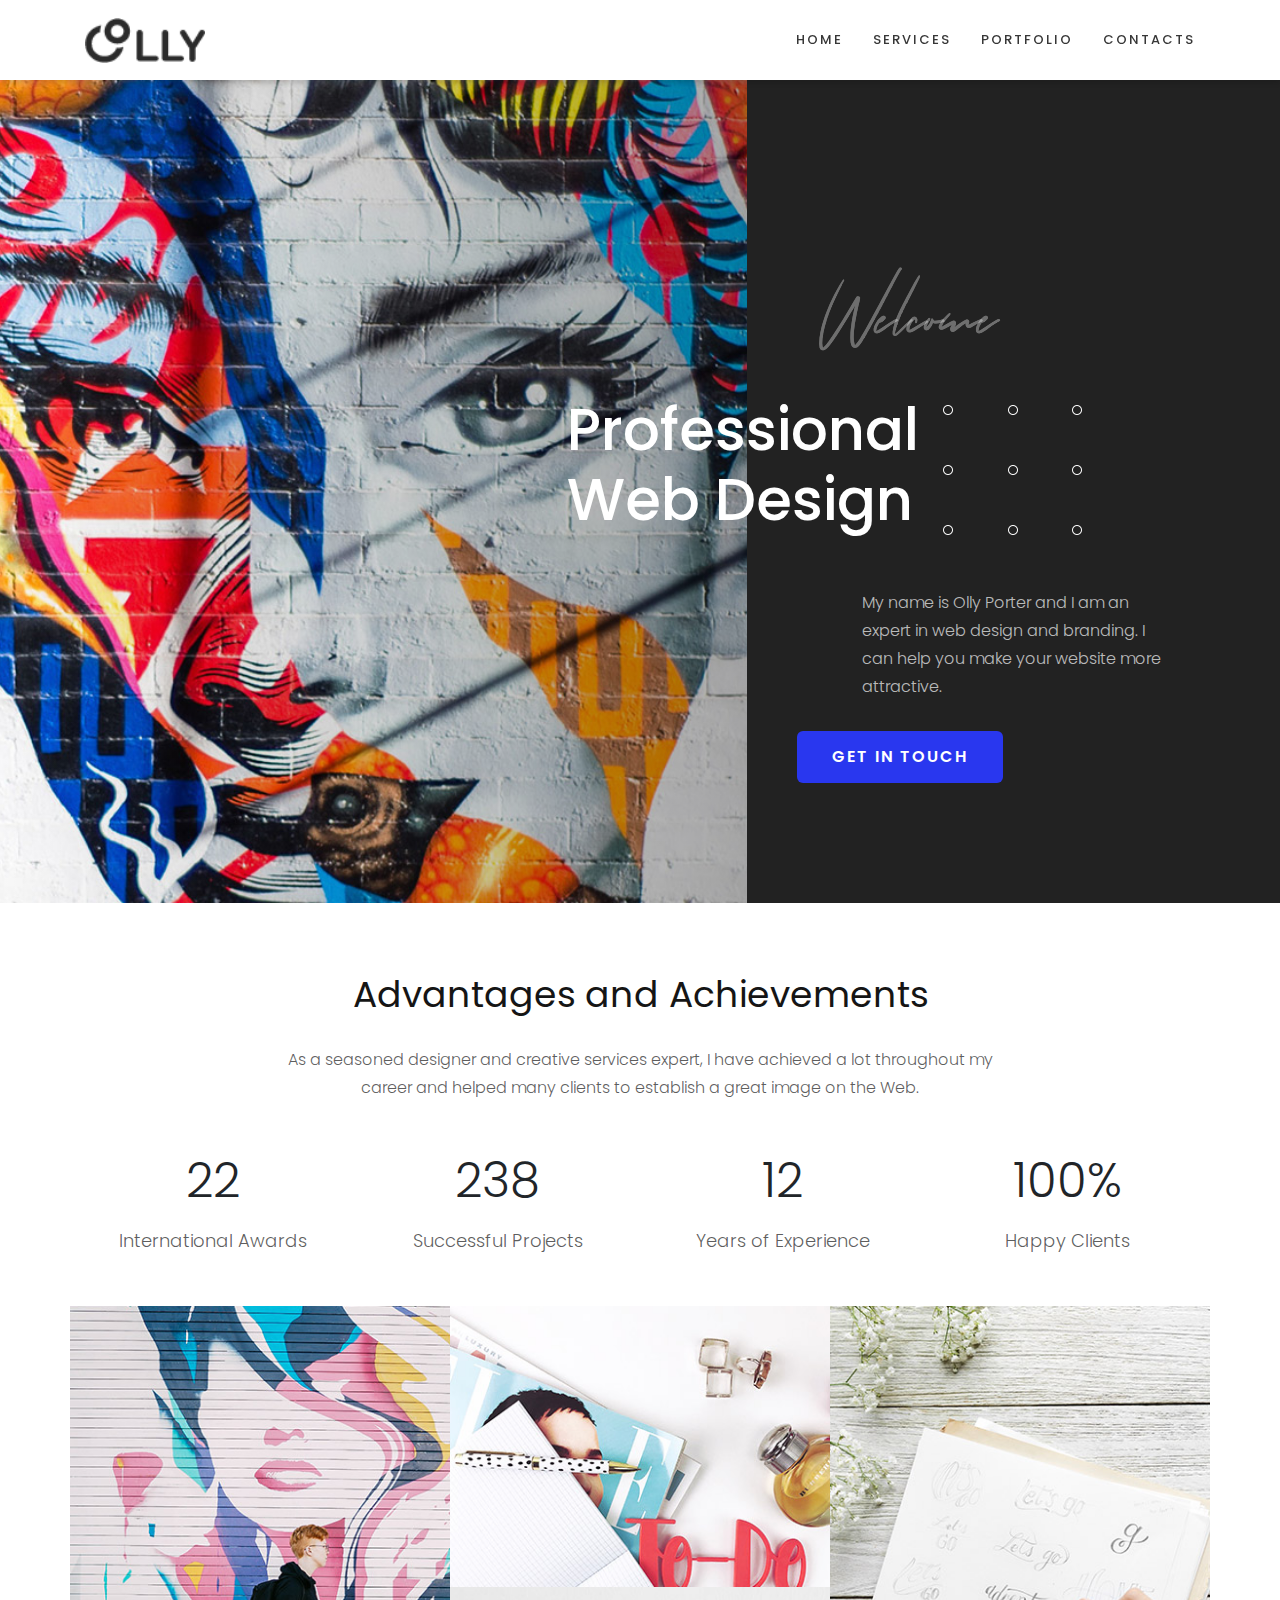
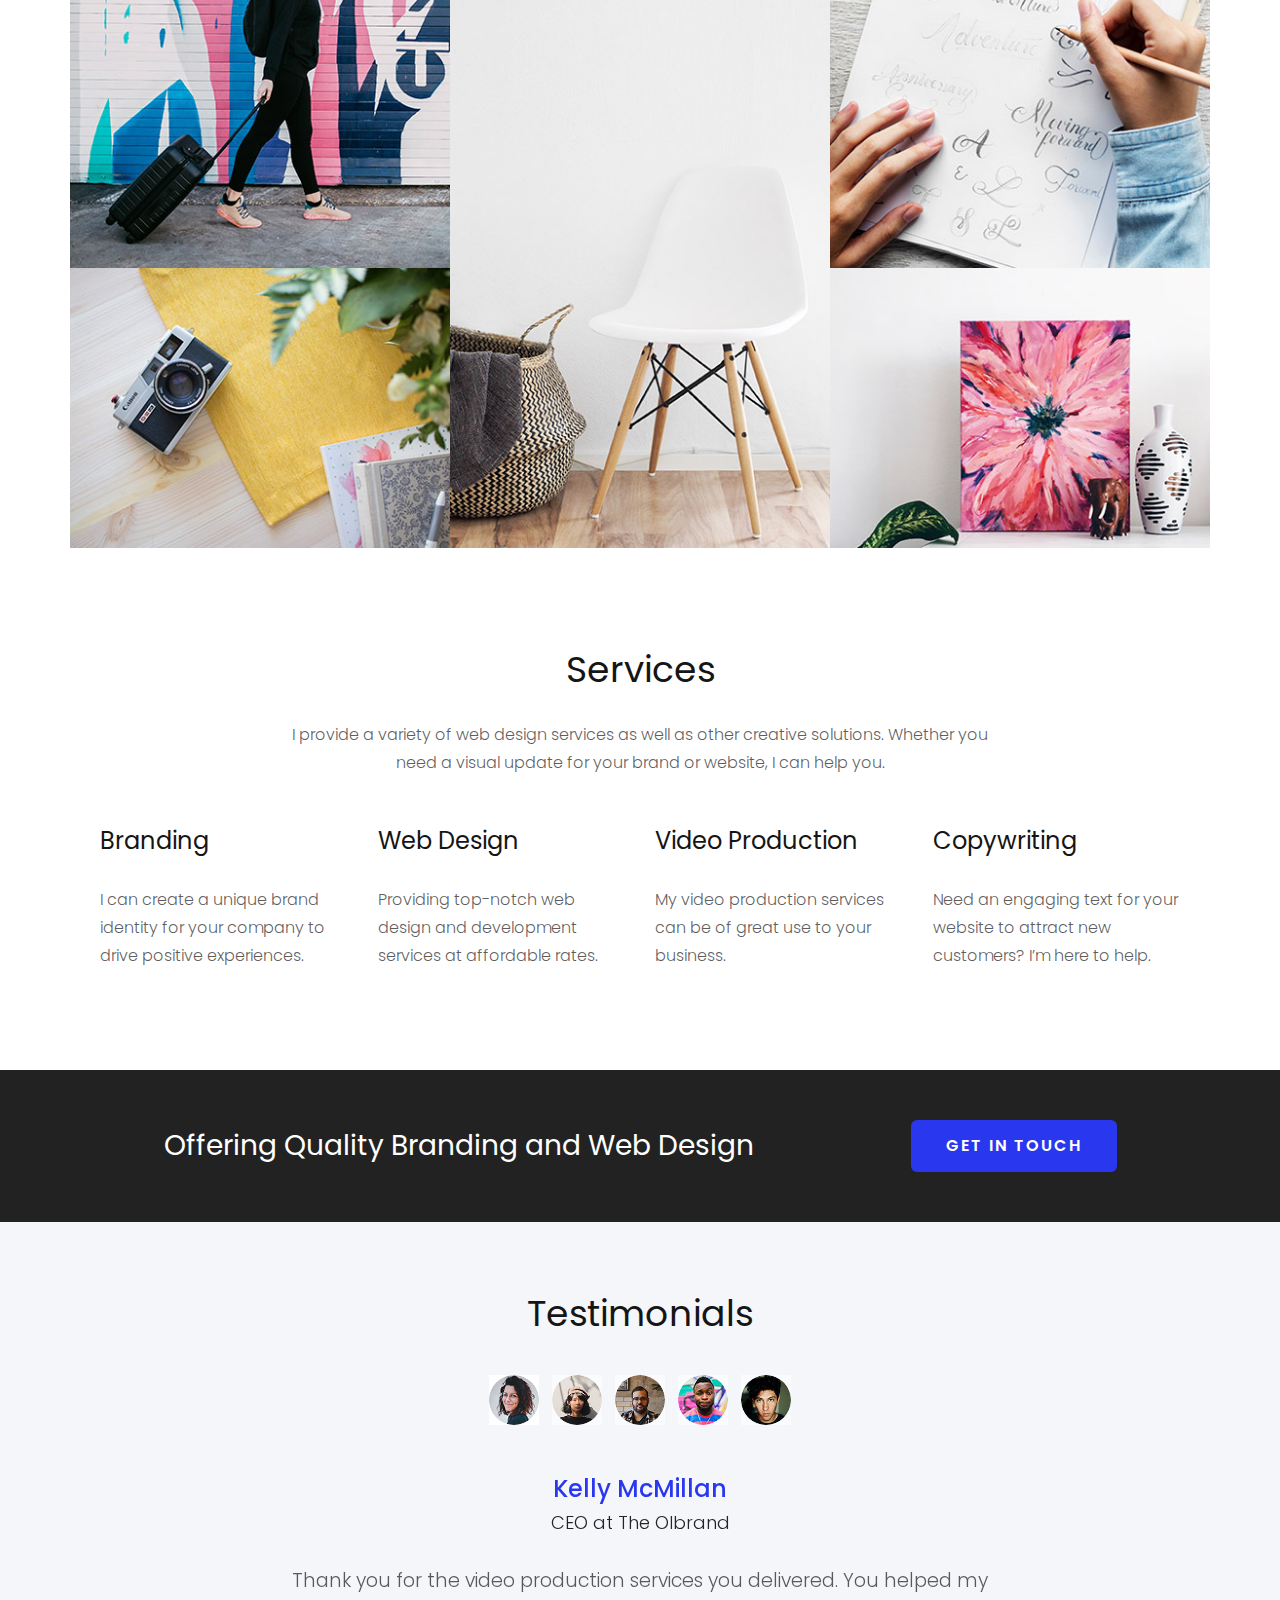
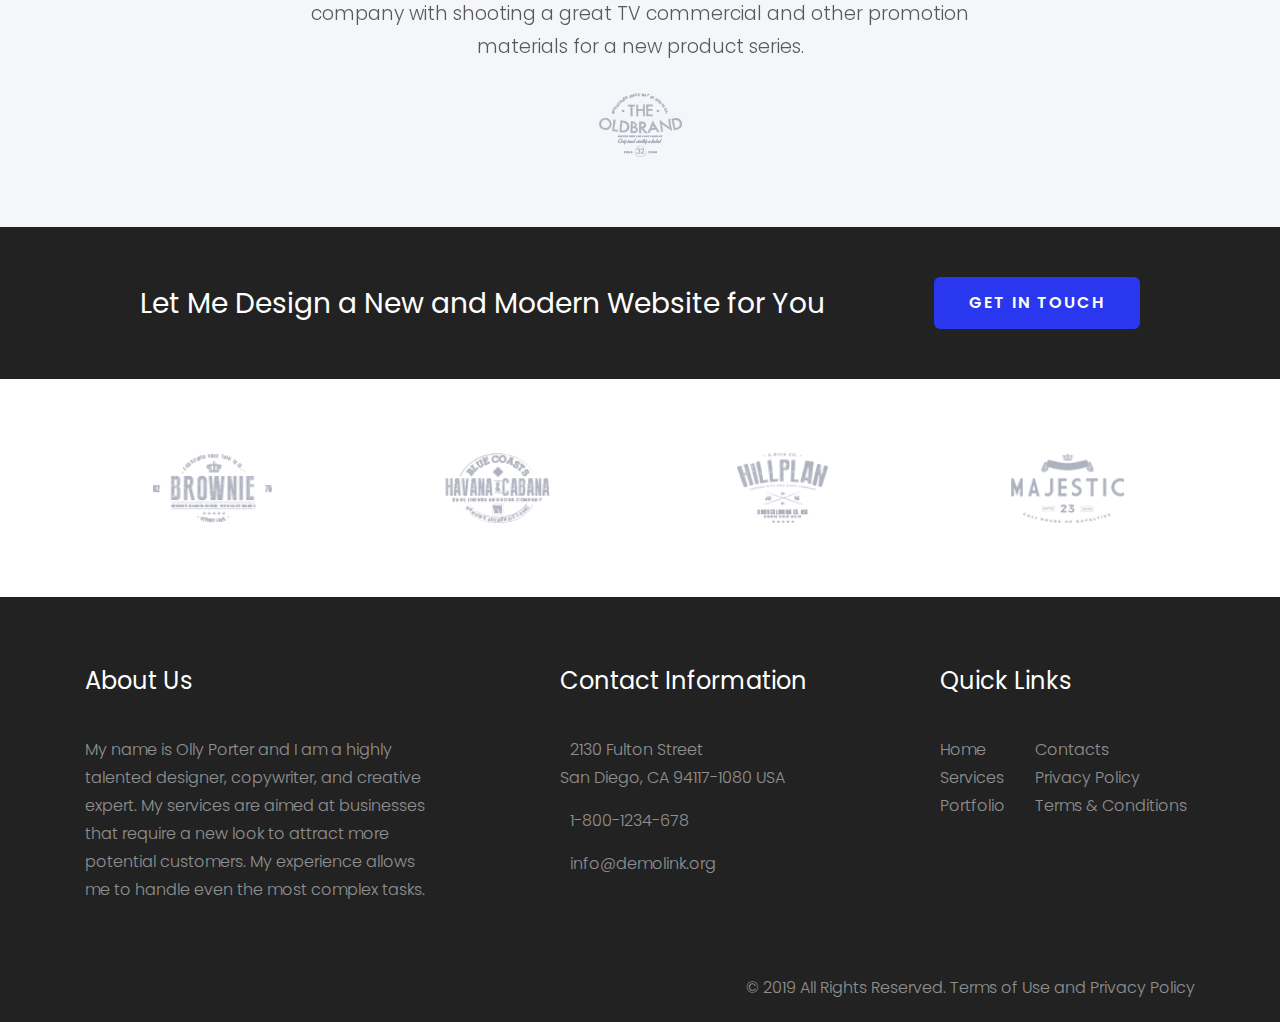
<file: index.html>
<!DOCTYPE html>
<html lang="en">

<head>
    <meta charset="UTF-8">
    <meta name="viewport"
          content="width=device-width, initial-scale=1.0, maximum-scale=1.0, minimum-scale=1.0, user-scalable=no">
    <meta property="og:title" content="Boilerplate">
    <meta property="og:image" content="http://intelui.com/img/intelui-og-cover.png">
    <meta property="og:image:secure_url" content="https://intelui.com/img/intelui-og-cover.png">
    <meta property="og:image:width" content="815">
    <meta property="og:image:height" content="351">
    <meta property="og:description" content="Web design and development boilerplate">
    <meta property="og:url" content="https://localhost">
    <meta property="article:publisher" content="https://www.facebook.com/intelui">
    <meta property="fb:profile_id" content="https://www.facebook.com/intelui">
    <meta name="keywords" content="front-end, development">
    <title>Olly</title>
    <script src="./js/vendor/jquery.min.js"></script>
    <script src="./js/vendor/bootstrap.min.js"></script>
    <script src="./js/vendor/owl.carousel.min.js"></script>
    <script src="./js/all.js"></script>
    <link rel="stylesheet" href="./css/vendor/bootstrap.min.css">
    <link rel="stylesheet" href="./css/vendor/owl.carousel.min.css">
    <link href="https://fonts.googleapis.com/css?family=Lato" rel="stylesheet">
    <link href="https://fonts.googleapis.com/css?family=Montserrat:300,400,500,700" rel="stylesheet">
    <link href="https://fonts.googleapis.com/css?family=Muli:200,300,400,600,700" rel="stylesheet">
    <link rel="stylesheet" href="https://use.fontawesome.com/releases/v5.8.1/css/all.css" integrity="sha384-50oBUHEmvpQ+1lW4y57PTFmhCaXp0ML5d60M1M7uH2+nqUivzIebhndOJK28anvf" crossorigin="anonymous">
    <link href="https://fonts.googleapis.com/css?family=Montserrat:100,200,300,400,500,600,700,800,900" rel="stylesheet">
    <link href="https://fonts.googleapis.com/css?family=Poppins:100,200,300,400,500,600,700,800" rel="stylesheet">
    <link href="https://fonts.googleapis.com/css?family=Open+Sans" rel="stylesheet">
    <link href="https://fonts.googleapis.com/icon?family=Material+Icons"
          rel="stylesheet">
    <link rel="stylesheet" href="./css/main.css">

</head>
<body>
<nav class="navbar navbar-expand-lg" id="siteNav">
    <div class="container">
        <a href="https://arman-aleksanyan.github.io/olly/" class="navbar-brand"><img src="./img/brand-logo.png"></a>
        <div class="navbar-toggler" data-toggle="collapse" data-target="#navbarNav"
             aria-controls="navbarNav"
             aria-expanded="false"
             aria-label="Toggle navigation">
            <div class="toggle">
                <div class="bar"></div>
            </div>
        </div>
        <div class="collapse navbar-collapse" id="navbarNav">
            <ul class="navbar-nav">
                <li class="nav-item"><a class="nav-link" href="https://arman-aleksanyan.github.io/olly/">home</a></li>
                <li class="nav-item"><a class="nav-link" href="https://arman-aleksanyan.github.io/olly/services">services</a></li>
                <li class="nav-item"><a class="nav-link" href="https://arman-aleksanyan.github.io/olly/portfolio">portfolio</a></li>
                <li class="nav-item"><a class="nav-link" href="https://arman-aleksanyan.github.io/olly/contacts">contacts</a></li>
            </ul>
        </div>
    </div>
</nav>

<section class="hero">
    <div class="container-fluid">
        <div class="row">
            <div class="col-12 col-sm-7 p-0">
                <div class="hero-left"></div>
                <div class="hero-left-overlay"></div>
            </div>
            <div class="col-12 col-sm-5 p-0">
                <div class="hero-right">
                    <img src="./img/welcome-text.png" alt="welcome">
                    <div class="hero-right-wrap">
                        <h1>Professional <br>
                            Web Design
                        </h1>
                        <span>
                            <img src="./img/hero-dot.png" alt="dot">
                            <img src="./img/hero-dot.png" alt="dot">
                            <img src="./img/hero-dot.png" alt="dot">
                            <img src="./img/hero-dot.png" alt="dot">
                            <img src="./img/hero-dot.png" alt="dot">
                            <img src="./img/hero-dot.png" alt="dot">
                            <img src="./img/hero-dot.png" alt="dot">
                            <img src="./img/hero-dot.png" alt="dot">
                            <img src="./img/hero-dot.png" alt="dot">
                        </span>
                    </div>
                    <p class="section-main-info">
                        My name is Olly Porter and I am an expert in web design and branding. I can help you make your
                        website more attractive.
                    </p>
                    <button class="blue-button">get in touch</button>
                </div>
            </div>
        </div>
    </div>
</section>
<section class="advantages-achievements">
    <div class="container">
        <h3 class="section-title">
            Advantages and Achievements
        </h3>
        <p class="section-main-info">
            As a seasoned designer and creative services expert, I have achieved a lot throughout my career and helped
            many
            clients to establish a great image on the Web.
        </p>
        <div class="row">
            <div class="col-6 col-sm-3">
                <div class="achievement">
                    <i class="fas fa-award"></i>
                    <h2 class="achievment-counter">
                        22
                    </h2>
                    <p class="section-main-info">
                        International Awards
                    </p>
                </div>
            </div>
            <div class="col-6 col-sm-3">
                <div class="achievement">
                    <i class="far fa-gem"></i>
                    <h2 class="achievment-counter">
                        238
                    </h2>
                    <p class="section-main-info">
                        Successful Projects
                    </p>
                </div>
            </div>
            <div class="col-6 col-sm-3">
                <div class="achievement">
                    <i class="fas fa-paint-brush"></i>
                    <h2 class="achievment-counter">
                        12
                    </h2>
                    <p class="section-main-info">
                        Years of Experience
                    </p>
                </div>
            </div>
            <div class="col-6 col-sm-3">
                <div class="achievement">
                    <i class="far fa-heart"></i>
                    <h2 class="achievment-counter">
                        100%
                    </h2>
                    <p class="section-main-info">
                        Happy Clients
                    </p>
                </div>
            </div>
        </div>
        <div class="row">
            <div class="col-4 p-0">
                <img class="w-100" src="./img/first-line-first.jpg" alt="man with luggage">
                <img class="w-100" src="./img/first-line-second.jpg" alt="photo">
            </div>
            <div class="col-4 p-0">
                <img class="w-100" src="./img/second-line-first.jpg" alt="newspaper">
                <img class="w-100" src="./img/second-line-second.jpg" alt="chair">
            </div>
            <div class="col-4 p-0">
                <img class="w-100" src="./img/third-line-first.jpg" alt="paint">
                <img class="w-100" src="./img/third-line-second.jpg" alt="picture">
            </div>
        </div>
    </div>
</section>
<section class="services">
    <div class="container">
        <h3 class="section-title">
            Services
        </h3>
        <p class="section-main-info">
            I provide a variety of web design services as well as other creative solutions. Whether you need a visual
            update for your brand or website, I can help you.
        </p>
        <section class="services-line">
    <div class="container">
        <div class="row">
            <div class="col-12 col-sm-3">
                <div class="service-wrap">
                    <i class="fas fa-paint-brush"></i>
                    <h5 class="section-title-secondary">
                        Branding
                    </h5>
                    <p class="section-main-info">
                        I can create a unique brand identity for your company to drive positive experiences.
                    </p>
                </div>
            </div>
            <div class="col-12 col-sm-3">
                <div class="service-wrap">
                    <i class="fas fa-palette"></i>
                    <h5 class="section-title-secondary">
                        Web Design
                    </h5>
                    <p class="section-main-info">
                        Providing top-notch web design and development services at affordable rates.
                    </p>
                </div>
            </div>
            <div class="col-12 col-sm-3">
                <div class="service-wrap">
                    <i class="fas fa-video"></i>
                    <h5 class="section-title-secondary">
                        Video Production
                    </h5>
                    <p class="section-main-info">
                        My video production services can be of great use to your business.
                    </p>
                </div>
            </div>
            <div class="col-12 col-sm-3">
                <div class="service-wrap">
                    <i class="fas fa-feather"></i>
                    <h5 class="section-title-secondary">
                        Copywriting
                    </h5>
                    <p class="section-main-info">
                        Need an engaging text for your website to attract new customers? I’m here to help.
                    </p>
                </div>
            </div>
        </div>
    </div>
</section>
    </div>
</section>
<section class="get-in-touch">
    <div class="container d-flex flex-column flex-sm-row justify-content-around align-items-center">
        <h3 class="section-title m-0">
            Offering Quality Branding and Web Design
        </h3>
        <button class="blue-button">get in touch</button>
    </div>
</section>
<section class="testimonials">
    <div class="container">
        <h3 class="section-title">
            Testimonials
        </h3>
        <div class="testimonials-carousel">
            <div id="carouselExampleIndicators" class="carousel slide" data-ride="carousel">
                <ol class="carousel-indicators">
                    <li data-target="#carouselExampleIndicators" data-slide-to="0" class="active">
                        <img src="./img/testimonials-person-1.jpg" alt="">
                    </li>
                    <li data-target="#carouselExampleIndicators" data-slide-to="1">
                        <img src="./img/testimonials-person-2.jpg" alt="">
                    </li>
                    <li data-target="#carouselExampleIndicators" data-slide-to="2">
                        <img src="./img/testimonials-person-3.jpg" alt="">
                    </li>
                    <li data-target="#carouselExampleIndicators" data-slide-to="3">
                        <img src="./img/testimonials-person-4.jpg" alt="">
                    </li>
                    <li data-target="#carouselExampleIndicators" data-slide-to="4">
                        <img src="./img/testimonials-person-5.jpg" alt="">
                    </li>
                </ol>
                <div class="carousel-inner">
                    <div class="carousel-item active">
                        <h4>Kelly McMillan</h4>
                        <h5>CEO at The Olbrand</h5>
                        <i class="fas fa-quote-left"></i>
                        <p class="section-main-info">
                            Thank you for the video production services you delivered. You helped my company with
                            shooting a great TV commercial and other promotion materials for a new product series.
                        </p>
                        <img src="./img/logo-the-oldbrand.png" alt="old brand">
                    </div>
                    <div class="carousel-item">
                        <h4>Kate Barnett</h4>
                        <h5>CFO at Havana Cabana</h5>
                        <i class="fas fa-quote-left"></i>
                        <p class="section-main-info">
                            Olly took a very challenging task with a ton of specifications and pulled it all together
                            very effectively into a clean and elegant design. She did a great job, which I highly
                            appreciate.
                        </p>
                        <img src="./img/logo-havana-kabana.png" alt="havana kabana">
                    </div>
                    <div class="carousel-item">
                        <h4>Albert Webb</h4>
                        <h5>Manager at Majestic</h5>
                        <i class="fas fa-quote-left"></i>
                        <p class="section-main-info">
                            I would just like to say “thank you” for your effective web design and copywriting services,
                            for your friendly and professional support and answers to my questions connected with your
                            solutions!
                        </p>
                        <img src="./img/logo-majestic.png" alt="majestic">
                    </div>
                    <div class="carousel-item">
                        <h4>Sam Lee</h4>
                        <h5>Sales Manager at Hillplan</h5>
                        <i class="fas fa-quote-left"></i>
                        <p class="section-main-info">
                            If you want branding services that are done right and a truly dedicated professional to work
                            with, Olly Porter is a perfect choice. She has the proper experience and cares about her
                            clients.
                        </p>
                        <img src="./img/logo-hillplan.png" alt="hillplan">
                    </div>
                    <div class="carousel-item">
                        <h4>Bill Warner</h4>
                        <h5>Sr. Manager at Brownie</h5>
                        <i class="fas fa-quote-left"></i>
                        <p class="section-main-info">
                            It took me a while to find someone who could accomplish what I needed for my website. I have
                            to say it was well worth the wait. Olly Porter was a total and utter pleasure to work with.
                        </p>
                        <img src="./img/logo-brownie.png" alt="brownie">
                    </div>
                </div>
                <a class="carousel-control-prev" href="#carouselExampleIndicators" role="button" data-slide="prev">
                    <i class="fas fa-chevron-left"></i>
                    <span class="sr-only">Previous</span>
                </a>
                <a class="carousel-control-next" href="#carouselExampleIndicators" role="button" data-slide="next">
                    <i class="fas fa-chevron-right"></i>
                    <span class="sr-only">Next</span>
                </a>
            </div>
        </div>
    </div>
</section>
<section class="get-in-touch">
    <div class="container d-flex flex-column flex-sm-row justify-content-around align-items-center">
        <h3 class="section-title m-0">
            Let Me Design a New and Modern Website for You
        </h3>
        <button class="blue-button">get in touch</button>
    </div>
</section>
<section class="company-partners">
    <div class="container">
        <div class="row">
            <div class="col-6 p-4 col-sm-3">
                <img src="./img/logo-brownie.png" alt="brownie">
            </div>
            <div class="col-6 p-4 col-sm-3">
                <img src="./img/logo-havana-kabana.png" alt="havana-kabana">
            </div>
            <div class="col-6 p-4 col-sm-3">
                <img src="./img/logo-hillplan.png" alt="hillplan">
            </div>
            <div class="col-6 p-4 col-sm-3">
                <img src="./img/logo-majestic.png" alt="majestic">
            </div>
        </div>
    </div>
</section>
<footer class="contacts">
    <div class="container">
        <div class="row">
            <div class="col-12 col-sm-4">
                <h5 class="section-title-secondary">
                    About Us
                </h5>
                <p class="section-main-info">
                    My name is Olly Porter and I am a highly talented designer, copywriter, and creative expert. My
                    services
                    are aimed at businesses that require a new look to attract more potential customers. My experience
                    allows me to handle even the most complex tasks.
                </p>
            </div>
            <div class="col-12 col-sm-3 offset-sm-1">
                <h5 class="section-title-secondary">
                    Contact Information
                </h5>
                <address>
                    <ul class="list-unstyled">
                        <li><a href="">
                                <i class="fas fa-map-marker-alt"></i>
                                2130 Fulton Street <br>
                                San Diego, CA 94117-1080 USA
                            </a></li>
                        <li><a href="tel:18001234678">
                                <i class="fas fa-phone"></i>
                                1-800-1234-678
                            </a></li>
                        <li><a href="mailto:info@demolink.org">
                                <i class="fas fa-envelope"></i>
                                info@demolink.org
                            </a></li>
                    </ul>
                </address>
            </div>
            <div class="col-12 col-sm-3 offset-sm-1">
                <h5 class="section-title-secondary">
                    Quick Links
                </h5>
                <div class="row">
                    <div class="col-5 col-sm-4">
                        <ul class="list-unstyled">
                            <li><a href="https://arman-aleksanyan.github.io/olly/">Home</a></li>
                            <li><a href="https://arman-aleksanyan.github.io/olly/services">Services</a></li>
                            <li><a href="https://arman-aleksanyan.github.io/olly/portfolio">Portfolio</a></li>

                        </ul>
                    </div>
                    <div class="col-7 col-sm-8">
                        <ul class="list-unstyled">
                            <li><a href="https://arman-aleksanyan.github.io/olly/contacts">Contacts</a></li>
                            <li><a href="https://arman-aleksanyan.github.io/olly/privacy-policy">Privacy Policy</a></li>
                            <li><a href="https://arman-aleksanyan.github.io/olly/terms-conditions">Terms & Conditions</a></li>
                        </ul>
                    </div>
                </div>
            </div>
            <div class="col-12">
                <div class="copyright">
                    <p class="section-main-info">
                        © 2019 All Rights Reserved. Terms of Use and Privacy Policy
                    </p>
                </div>
            </div>
        </div>
    </div>
</footer>

<script>
</script>
</body>
</html>
</file>
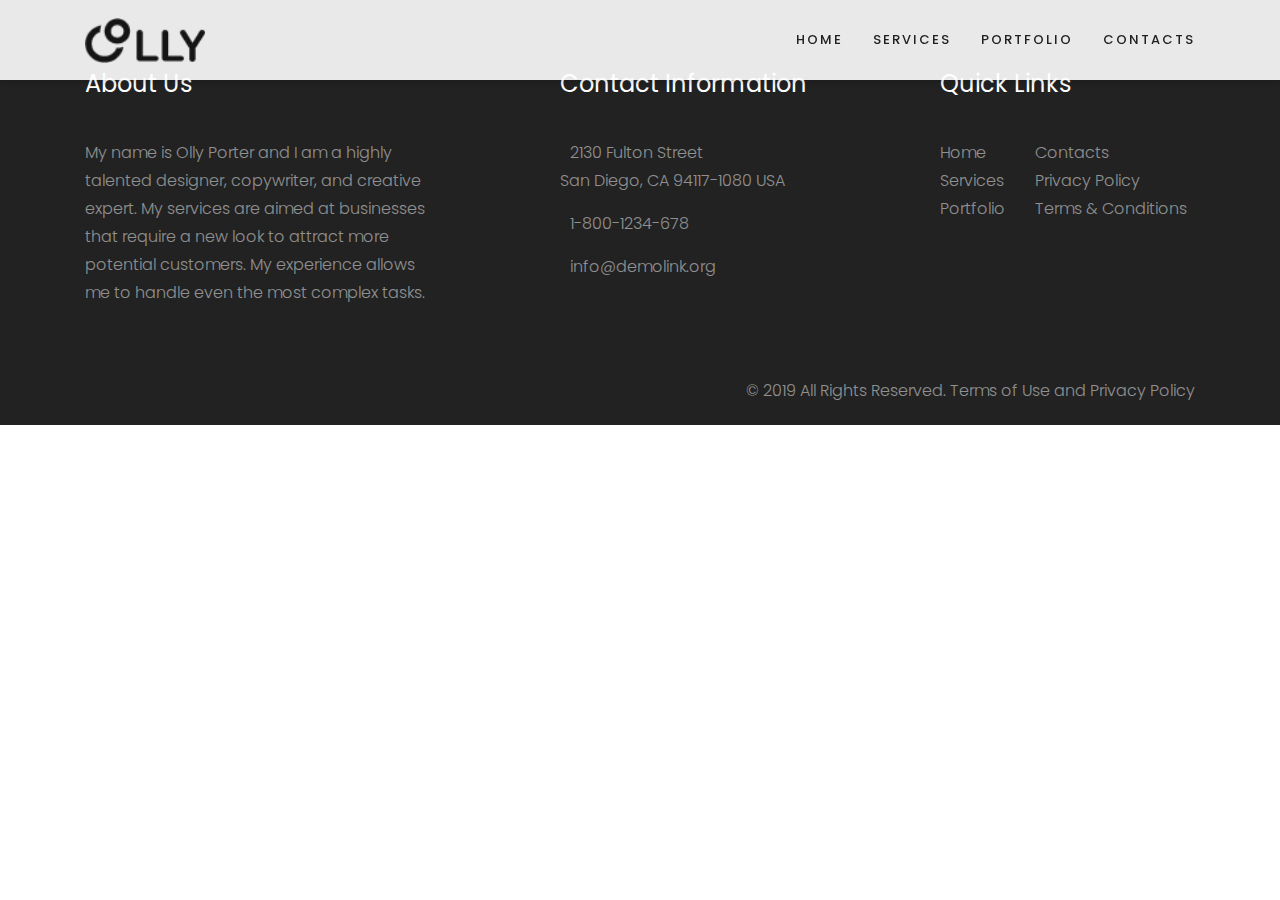
<file: about.html>
<!DOCTYPE html>
<html lang="en">

<head>
    <meta charset="UTF-8">
    <meta name="viewport"
          content="width=device-width, initial-scale=1.0, maximum-scale=1.0, minimum-scale=1.0, user-scalable=no">
    <meta property="og:title" content="Boilerplate">
    <meta property="og:image" content="http://intelui.com/img/intelui-og-cover.png">
    <meta property="og:image:secure_url" content="https://intelui.com/img/intelui-og-cover.png">
    <meta property="og:image:width" content="815">
    <meta property="og:image:height" content="351">
    <meta property="og:description" content="Web design and development boilerplate">
    <meta property="og:url" content="https://localhost">
    <meta property="article:publisher" content="https://www.facebook.com/intelui">
    <meta property="fb:profile_id" content="https://www.facebook.com/intelui">
    <meta name="keywords" content="front-end, development">
    <title>Olly</title>
    <script src="./js/vendor/jquery.min.js"></script>
    <script src="./js/vendor/bootstrap.min.js"></script>
    <script src="./js/vendor/owl.carousel.min.js"></script>
    <script src="./js/all.js"></script>
    <link rel="stylesheet" href="./css/vendor/bootstrap.min.css">
    <link rel="stylesheet" href="./css/vendor/owl.carousel.min.css">
    <link href="https://fonts.googleapis.com/css?family=Lato" rel="stylesheet">
    <link href="https://fonts.googleapis.com/css?family=Montserrat:300,400,500,700" rel="stylesheet">
    <link href="https://fonts.googleapis.com/css?family=Muli:200,300,400,600,700" rel="stylesheet">
    <link rel="stylesheet" href="https://use.fontawesome.com/releases/v5.8.1/css/all.css" integrity="sha384-50oBUHEmvpQ+1lW4y57PTFmhCaXp0ML5d60M1M7uH2+nqUivzIebhndOJK28anvf" crossorigin="anonymous">
    <link href="https://fonts.googleapis.com/css?family=Montserrat:100,200,300,400,500,600,700,800,900" rel="stylesheet">
    <link href="https://fonts.googleapis.com/css?family=Poppins:100,200,300,400,500,600,700,800" rel="stylesheet">
    <link href="https://fonts.googleapis.com/css?family=Open+Sans" rel="stylesheet">
    <link href="https://fonts.googleapis.com/icon?family=Material+Icons"
          rel="stylesheet">
    <link rel="stylesheet" href="./css/main.css">

</head>
<body>
<nav class="navbar navbar-expand-lg" id="siteNav">
    <div class="container">
        <a href="https://arman-aleksanyan.github.io/olly/" class="navbar-brand"><img src="./img/brand-logo.png"></a>
        <div class="navbar-toggler" data-toggle="collapse" data-target="#navbarNav"
             aria-controls="navbarNav"
             aria-expanded="false"
             aria-label="Toggle navigation">
            <div class="toggle">
                <div class="bar"></div>
            </div>
        </div>
        <div class="collapse navbar-collapse" id="navbarNav">
            <ul class="navbar-nav">
                <li class="nav-item"><a class="nav-link" href="https://arman-aleksanyan.github.io/olly/">home</a></li>
                <li class="nav-item"><a class="nav-link" href="https://arman-aleksanyan.github.io/olly/services">services</a></li>
                <li class="nav-item"><a class="nav-link" href="https://arman-aleksanyan.github.io/olly/portfolio">portfolio</a></li>
                <li class="nav-item"><a class="nav-link" href="https://arman-aleksanyan.github.io/olly/contacts">contacts</a></li>
            </ul>
        </div>
    </div>
</nav>


<!--<text></text>-->

<footer class="contacts">
    <div class="container">
        <div class="row">
            <div class="col-12 col-sm-4">
                <h5 class="section-title-secondary">
                    About Us
                </h5>
                <p class="section-main-info">
                    My name is Olly Porter and I am a highly talented designer, copywriter, and creative expert. My
                    services
                    are aimed at businesses that require a new look to attract more potential customers. My experience
                    allows me to handle even the most complex tasks.
                </p>
            </div>
            <div class="col-12 col-sm-3 offset-sm-1">
                <h5 class="section-title-secondary">
                    Contact Information
                </h5>
                <address>
                    <ul class="list-unstyled">
                        <li><a href="">
                                <i class="fas fa-map-marker-alt"></i>
                                2130 Fulton Street <br>
                                San Diego, CA 94117-1080 USA
                            </a></li>
                        <li><a href="tel:18001234678">
                                <i class="fas fa-phone"></i>
                                1-800-1234-678
                            </a></li>
                        <li><a href="mailto:info@demolink.org">
                                <i class="fas fa-envelope"></i>
                                info@demolink.org
                            </a></li>
                    </ul>
                </address>
            </div>
            <div class="col-12 col-sm-3 offset-sm-1">
                <h5 class="section-title-secondary">
                    Quick Links
                </h5>
                <div class="row">
                    <div class="col-5 col-sm-4">
                        <ul class="list-unstyled">
                            <li><a href="https://arman-aleksanyan.github.io/olly/">Home</a></li>
                            <li><a href="https://arman-aleksanyan.github.io/olly/services">Services</a></li>
                            <li><a href="https://arman-aleksanyan.github.io/olly/portfolio">Portfolio</a></li>

                        </ul>
                    </div>
                    <div class="col-7 col-sm-8">
                        <ul class="list-unstyled">
                            <li><a href="https://arman-aleksanyan.github.io/olly/contacts">Contacts</a></li>
                            <li><a href="https://arman-aleksanyan.github.io/olly/privacy-policy">Privacy Policy</a></li>
                            <li><a href="https://arman-aleksanyan.github.io/olly/terms-conditions">Terms & Conditions</a></li>
                        </ul>
                    </div>
                </div>
            </div>
            <div class="col-12">
                <div class="copyright">
                    <p class="section-main-info">
                        © 2019 All Rights Reserved. Terms of Use and Privacy Policy
                    </p>
                </div>
            </div>
        </div>
    </div>
</footer>
</file>
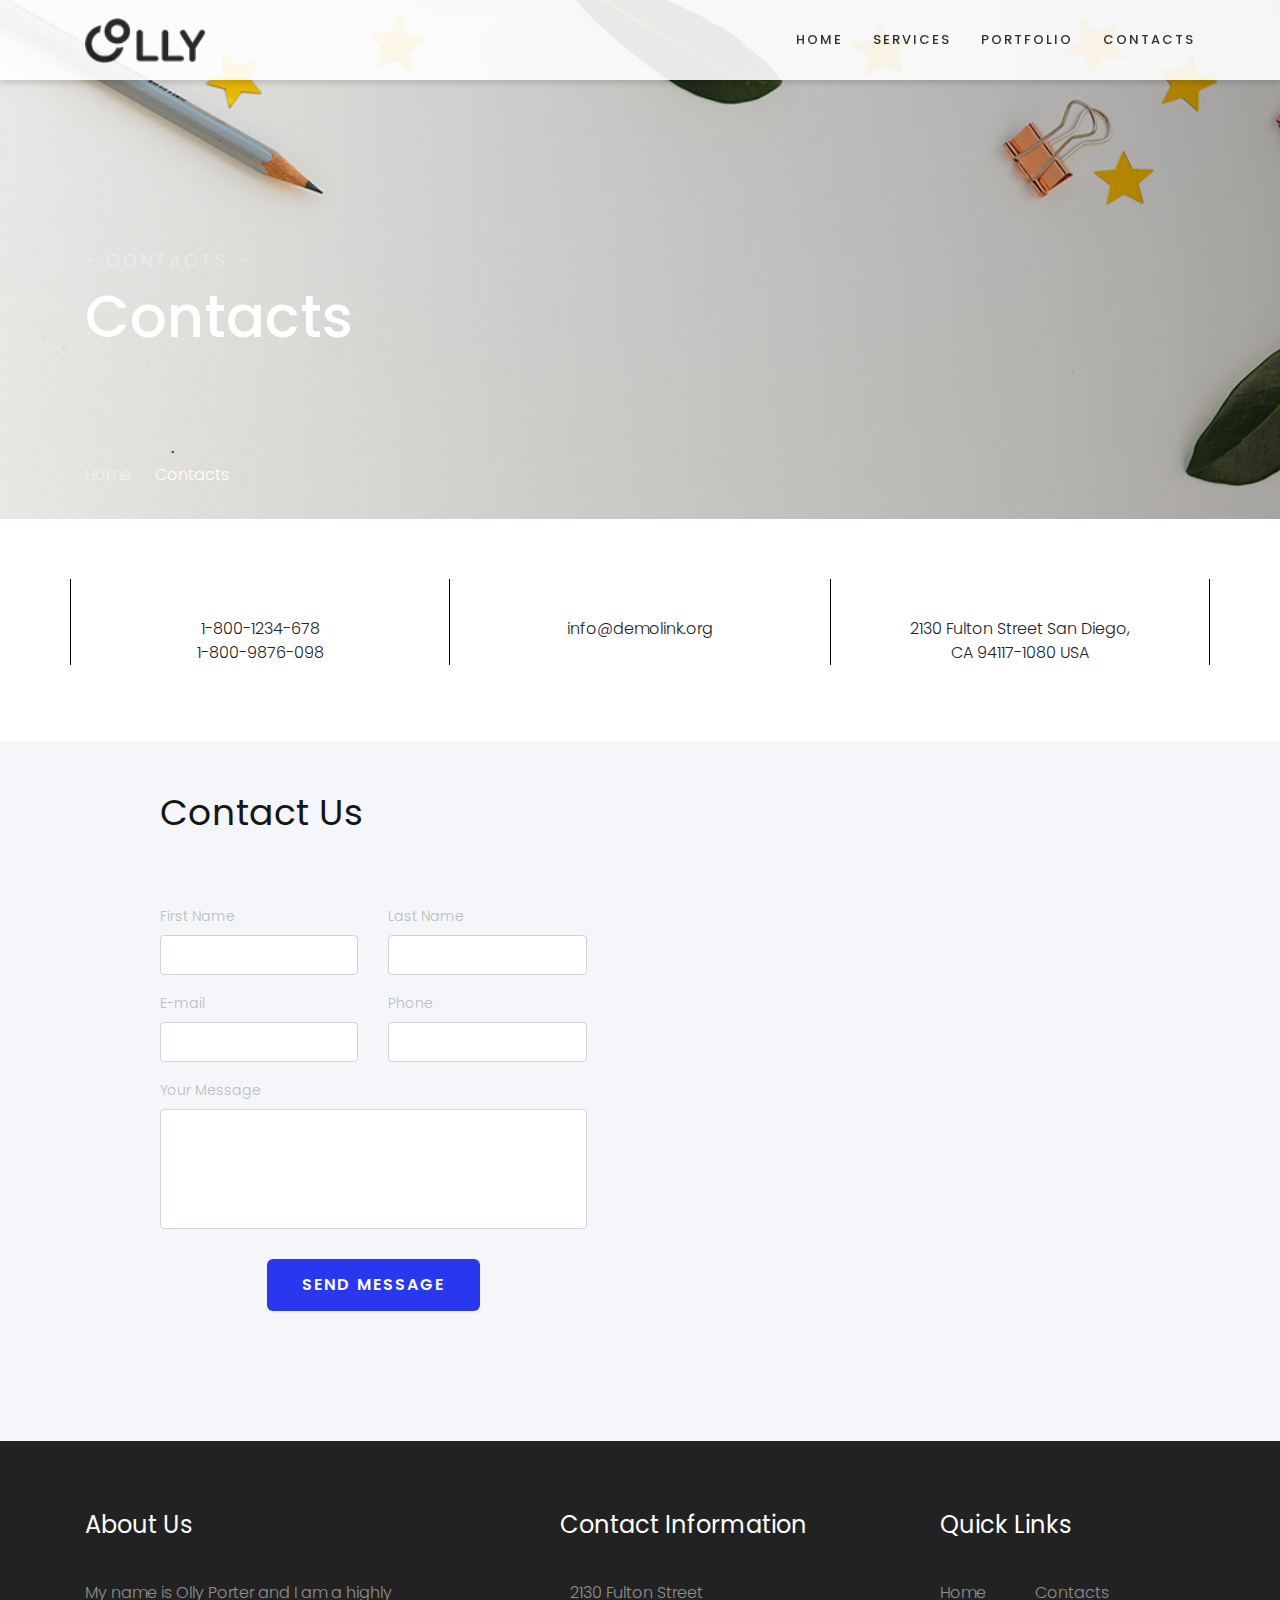
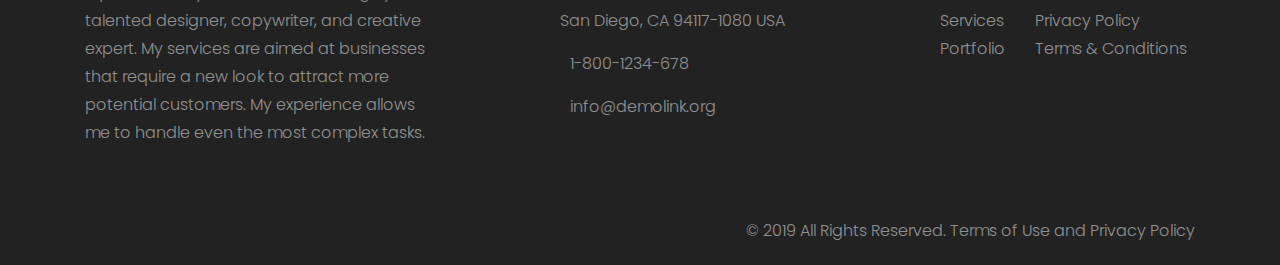
<file: contacts.html>
<!DOCTYPE html>
<html lang="en">

<head>
    <meta charset="UTF-8">
    <meta name="viewport"
          content="width=device-width, initial-scale=1.0, maximum-scale=1.0, minimum-scale=1.0, user-scalable=no">
    <meta property="og:title" content="Boilerplate">
    <meta property="og:image" content="http://intelui.com/img/intelui-og-cover.png">
    <meta property="og:image:secure_url" content="https://intelui.com/img/intelui-og-cover.png">
    <meta property="og:image:width" content="815">
    <meta property="og:image:height" content="351">
    <meta property="og:description" content="Web design and development boilerplate">
    <meta property="og:url" content="https://localhost">
    <meta property="article:publisher" content="https://www.facebook.com/intelui">
    <meta property="fb:profile_id" content="https://www.facebook.com/intelui">
    <meta name="keywords" content="front-end, development">
    <title>Olly</title>
    <script src="./js/vendor/jquery.min.js"></script>
    <script src="./js/vendor/bootstrap.min.js"></script>
    <script src="./js/vendor/owl.carousel.min.js"></script>
    <script src="./js/all.js"></script>
    <link rel="stylesheet" href="./css/vendor/bootstrap.min.css">
    <link rel="stylesheet" href="./css/vendor/owl.carousel.min.css">
    <link href="https://fonts.googleapis.com/css?family=Lato" rel="stylesheet">
    <link href="https://fonts.googleapis.com/css?family=Montserrat:300,400,500,700" rel="stylesheet">
    <link href="https://fonts.googleapis.com/css?family=Muli:200,300,400,600,700" rel="stylesheet">
    <link rel="stylesheet" href="https://use.fontawesome.com/releases/v5.8.1/css/all.css" integrity="sha384-50oBUHEmvpQ+1lW4y57PTFmhCaXp0ML5d60M1M7uH2+nqUivzIebhndOJK28anvf" crossorigin="anonymous">
    <link href="https://fonts.googleapis.com/css?family=Montserrat:100,200,300,400,500,600,700,800,900" rel="stylesheet">
    <link href="https://fonts.googleapis.com/css?family=Poppins:100,200,300,400,500,600,700,800" rel="stylesheet">
    <link href="https://fonts.googleapis.com/css?family=Open+Sans" rel="stylesheet">
    <link href="https://fonts.googleapis.com/icon?family=Material+Icons"
          rel="stylesheet">
    <link rel="stylesheet" href="./css/main.css">

</head>
<body>
<nav class="navbar navbar-expand-lg" id="siteNav">
    <div class="container">
        <a href="https://arman-aleksanyan.github.io/olly/" class="navbar-brand"><img src="./img/brand-logo.png"></a>
        <div class="navbar-toggler" data-toggle="collapse" data-target="#navbarNav"
             aria-controls="navbarNav"
             aria-expanded="false"
             aria-label="Toggle navigation">
            <div class="toggle">
                <div class="bar"></div>
            </div>
        </div>
        <div class="collapse navbar-collapse" id="navbarNav">
            <ul class="navbar-nav">
                <li class="nav-item"><a class="nav-link" href="https://arman-aleksanyan.github.io/olly/">home</a></li>
                <li class="nav-item"><a class="nav-link" href="https://arman-aleksanyan.github.io/olly/services">services</a></li>
                <li class="nav-item"><a class="nav-link" href="https://arman-aleksanyan.github.io/olly/portfolio">portfolio</a></li>
                <li class="nav-item"><a class="nav-link" href="https://arman-aleksanyan.github.io/olly/contacts">contacts</a></li>
            </ul>
        </div>
    </div>
</nav>
<section class="contacts-hero">
    <div class="service-hero-overlay"></div>
    <div class="container">
        <h5 class="section-title-secondary">
            - contacts -
        </h5>
        <h1>Contacts</h1>
        <p class="section-main-info">
            <a href="">Home</a>
            <i class="fas fa-chevron-right"></i>
            Contacts
        </p>
    </div>
</section>
<section class="contacts-line">
    <div class="container">
        <address>
            <div class="row">
                <div class="col-12 p-3 p-sm-0 col-sm-4 ">
                    <div class="phone">
                        <i class="fas fa-phone"></i> <br>
                        <a href="tel:18001234678">1-800-1234-678</a><br>
                        <a href="tel:18009876098">1-800-9876-098</a>
                    </div>
                </div>
                <div class="col-12 p-3 p-sm-0 col-sm-4 ">
                    <div class="mail">
                        <i class="fas fa-envelope"></i> <br>
                        <a href="mailto:info@demolink.org">
                            info@demolink.org
                        </a>
                    </div>
                </div>
                <div class="col-12 p-3 p-sm-0 col-sm-4 ">
                    <div class="address">
                        <i class="fas fa-map-marker-alt"></i> <br>
                        <a href="">
                            2130 Fulton Street San Diego, <br>
                            CA 94117-1080 USA
                        </a>
                    </div>
                </div>
            </div>
        </address>
    </div>
</section>
<section class="contact-us">
    <div class="container-fluid h-100">
        <div class="row h-100">
            <div class="col-12 col-sm-5 offset-sm-1 p-0">
                <div class="contact-us-left-side">
                    <h3 class="section-title">Contact Us</h3>
                    <form action="">
                        <div class="row">
                            <div class="col-12 col-sm-6">
                                <div class="form-group">
                                    <label for="firstName">First Name</label>
                                    <input class="form-control" type="text" name="fisrt name" id="firstName">
                                </div>
                            </div>
                            <div class="col-12 col-sm-6">
                                <div class="form-group">
                                    <label for="lastName">Last Name</label>
                                    <input class="form-control" type="text" name="last name" id="lastName">
                                </div>
                            </div>
                            <div class="col-12 col-sm-6">
                                <div class="form-group">
                                    <label for="email">E-mail</label>
                                    <input class="form-control" type="text" name="email" id="email">
                                </div>
                            </div>
                            <div class="col-12 col-sm-6">
                                <div class="form-group">
                                    <label for="phone">Phone</label>
                                    <input class="form-control" type="text" name="phone" id="phone">
                                </div>
                            </div>
                            <div class="col-12">
                                <label for="message">Your Message</label>
                                <textarea class="form-control" name="message" id="message"
                                          style="resize: none"></textarea>
                            </div>
                            <div class="col-12 text-center">
                                <button class="contact-us-button blue-button" type="submit">
                                    send message
                                </button>
                            </div>
                        </div>
                    </form>
                </div>
            </div>
            <div class="col-12 col-sm-5 offset-sm-1 p-0">
                <iframe src="https://www.google.com/maps/embed?pb=!1m16!1m12!1m3!1d201421.13083573588!2d-117.19218106195048!3d33.15820347490711!2m3!1f0!2f0!3f0!3m2!1i1024!2i768!4f13.1!2m1!1s2130+Fulton+Street+San+Diego%2C++CA+94117-1080+USA!5e0!3m2!1sru!2s!4v1556194832933!5m2!1sru!2s"
                        frameborder="0" style="border:0" allowfullscreen></iframe>
            </div>
        </div>
    </div>
</section>

<footer class="contacts">
    <div class="container">
        <div class="row">
            <div class="col-12 col-sm-4">
                <h5 class="section-title-secondary">
                    About Us
                </h5>
                <p class="section-main-info">
                    My name is Olly Porter and I am a highly talented designer, copywriter, and creative expert. My
                    services
                    are aimed at businesses that require a new look to attract more potential customers. My experience
                    allows me to handle even the most complex tasks.
                </p>
            </div>
            <div class="col-12 col-sm-3 offset-sm-1">
                <h5 class="section-title-secondary">
                    Contact Information
                </h5>
                <address>
                    <ul class="list-unstyled">
                        <li><a href="">
                                <i class="fas fa-map-marker-alt"></i>
                                2130 Fulton Street <br>
                                San Diego, CA 94117-1080 USA
                            </a></li>
                        <li><a href="tel:18001234678">
                                <i class="fas fa-phone"></i>
                                1-800-1234-678
                            </a></li>
                        <li><a href="mailto:info@demolink.org">
                                <i class="fas fa-envelope"></i>
                                info@demolink.org
                            </a></li>
                    </ul>
                </address>
            </div>
            <div class="col-12 col-sm-3 offset-sm-1">
                <h5 class="section-title-secondary">
                    Quick Links
                </h5>
                <div class="row">
                    <div class="col-5 col-sm-4">
                        <ul class="list-unstyled">
                            <li><a href="https://arman-aleksanyan.github.io/olly/">Home</a></li>
                            <li><a href="https://arman-aleksanyan.github.io/olly/services">Services</a></li>
                            <li><a href="https://arman-aleksanyan.github.io/olly/portfolio">Portfolio</a></li>

                        </ul>
                    </div>
                    <div class="col-7 col-sm-8">
                        <ul class="list-unstyled">
                            <li><a href="https://arman-aleksanyan.github.io/olly/contacts">Contacts</a></li>
                            <li><a href="https://arman-aleksanyan.github.io/olly/privacy-policy">Privacy Policy</a></li>
                            <li><a href="https://arman-aleksanyan.github.io/olly/terms-conditions">Terms & Conditions</a></li>
                        </ul>
                    </div>
                </div>
            </div>
            <div class="col-12">
                <div class="copyright">
                    <p class="section-main-info">
                        © 2019 All Rights Reserved. Terms of Use and Privacy Policy
                    </p>
                </div>
            </div>
        </div>
    </div>
</footer>
</file>
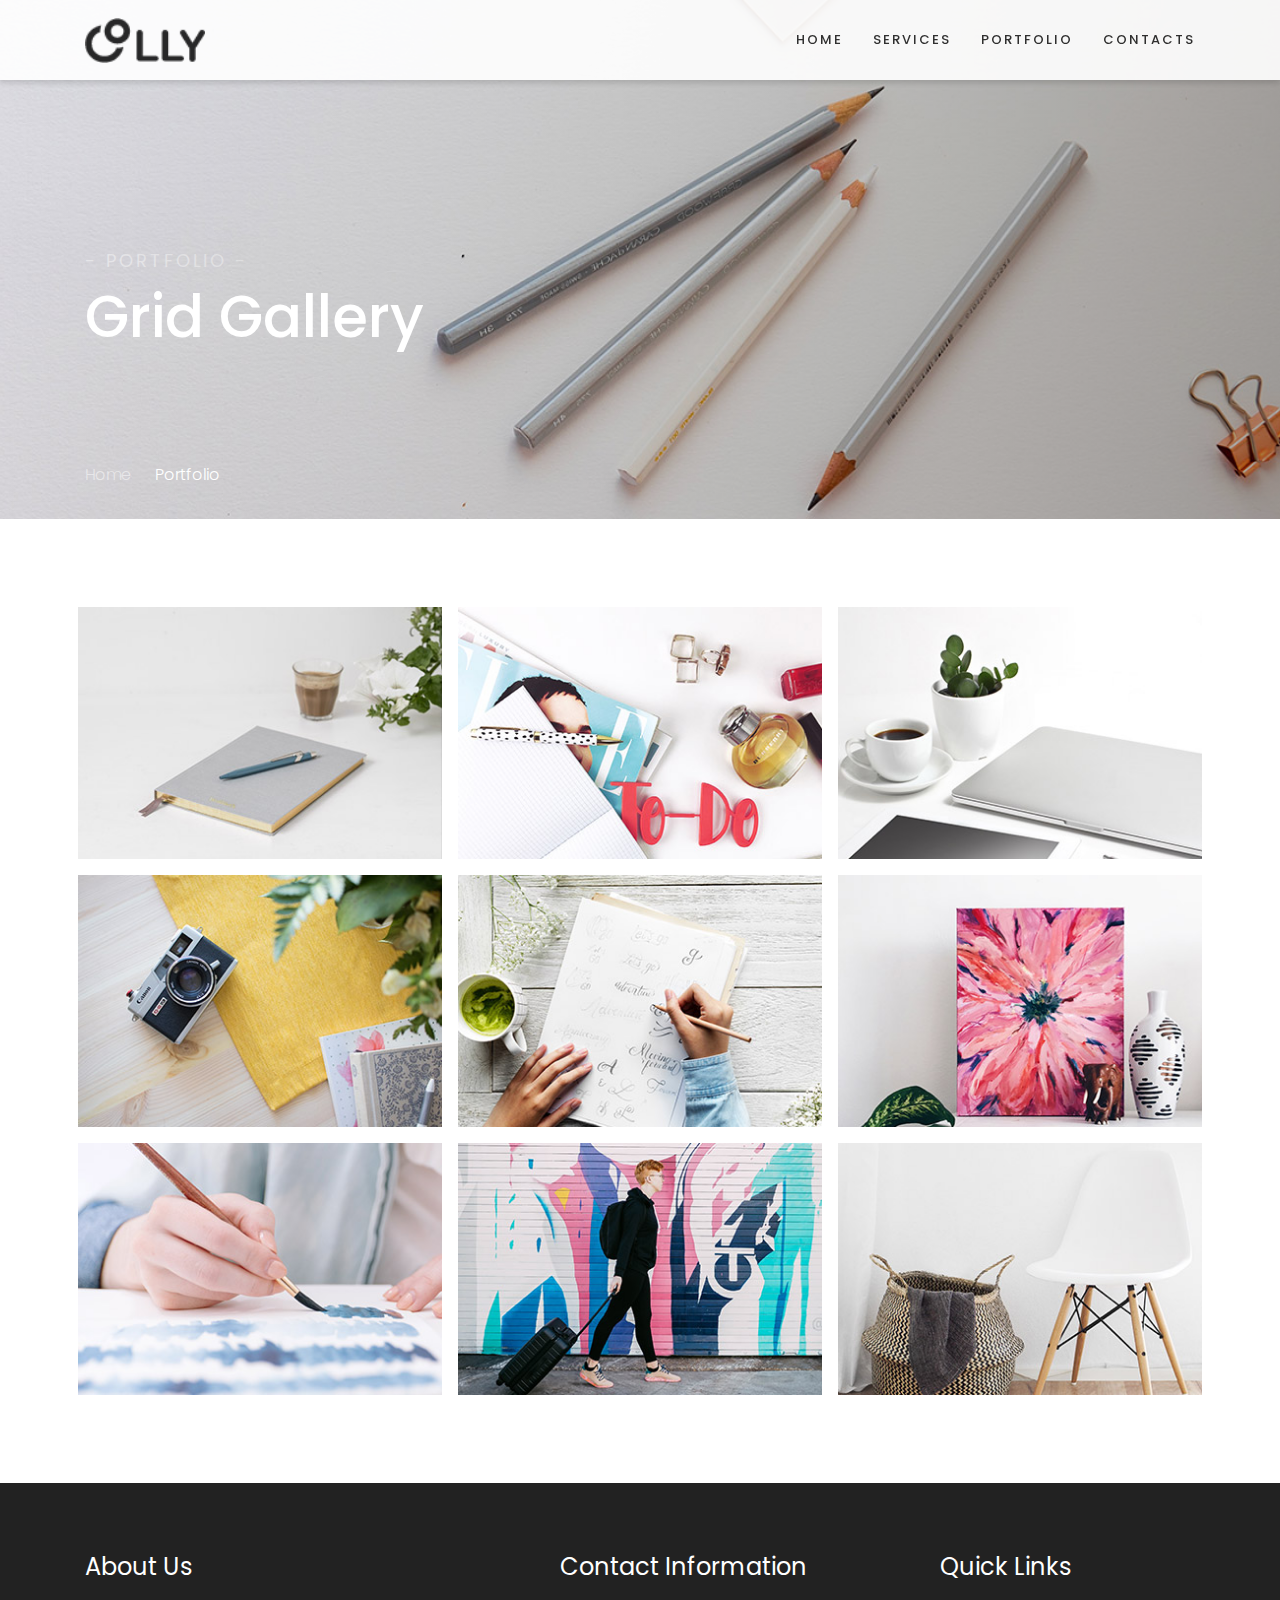
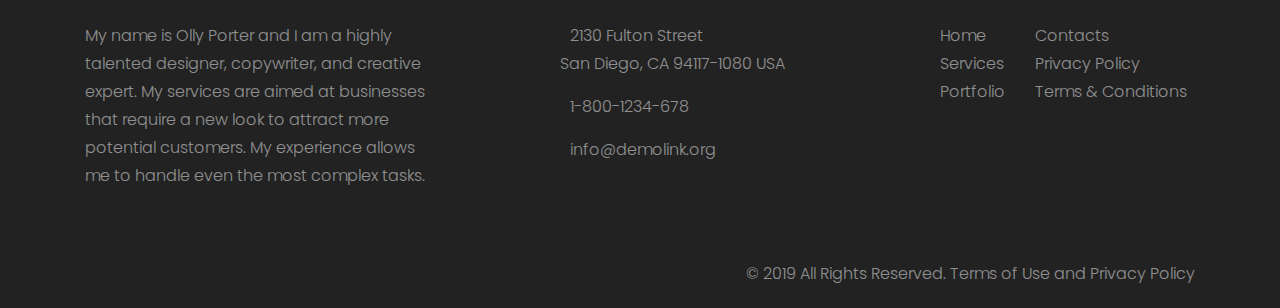
<file: portfolio.html>
<!DOCTYPE html>
<html lang="en">

<head>
    <meta charset="UTF-8">
    <meta name="viewport"
          content="width=device-width, initial-scale=1.0, maximum-scale=1.0, minimum-scale=1.0, user-scalable=no">
    <meta property="og:title" content="Boilerplate">
    <meta property="og:image" content="http://intelui.com/img/intelui-og-cover.png">
    <meta property="og:image:secure_url" content="https://intelui.com/img/intelui-og-cover.png">
    <meta property="og:image:width" content="815">
    <meta property="og:image:height" content="351">
    <meta property="og:description" content="Web design and development boilerplate">
    <meta property="og:url" content="https://localhost">
    <meta property="article:publisher" content="https://www.facebook.com/intelui">
    <meta property="fb:profile_id" content="https://www.facebook.com/intelui">
    <meta name="keywords" content="front-end, development">
    <title>Olly</title>
    <script src="./js/vendor/jquery.min.js"></script>
    <script src="./js/vendor/bootstrap.min.js"></script>
    <script src="./js/vendor/owl.carousel.min.js"></script>
    <script src="./js/all.js"></script>
    <link rel="stylesheet" href="./css/vendor/bootstrap.min.css">
    <link rel="stylesheet" href="./css/vendor/owl.carousel.min.css">
    <link href="https://fonts.googleapis.com/css?family=Lato" rel="stylesheet">
    <link href="https://fonts.googleapis.com/css?family=Montserrat:300,400,500,700" rel="stylesheet">
    <link href="https://fonts.googleapis.com/css?family=Muli:200,300,400,600,700" rel="stylesheet">
    <link rel="stylesheet" href="https://use.fontawesome.com/releases/v5.8.1/css/all.css" integrity="sha384-50oBUHEmvpQ+1lW4y57PTFmhCaXp0ML5d60M1M7uH2+nqUivzIebhndOJK28anvf" crossorigin="anonymous">
    <link href="https://fonts.googleapis.com/css?family=Montserrat:100,200,300,400,500,600,700,800,900" rel="stylesheet">
    <link href="https://fonts.googleapis.com/css?family=Poppins:100,200,300,400,500,600,700,800" rel="stylesheet">
    <link href="https://fonts.googleapis.com/css?family=Open+Sans" rel="stylesheet">
    <link href="https://fonts.googleapis.com/icon?family=Material+Icons"
          rel="stylesheet">
    <link rel="stylesheet" href="./css/main.css">

</head>
<body>
<nav class="navbar navbar-expand-lg" id="siteNav">
    <div class="container">
        <a href="https://arman-aleksanyan.github.io/olly/" class="navbar-brand"><img src="./img/brand-logo.png"></a>
        <div class="navbar-toggler" data-toggle="collapse" data-target="#navbarNav"
             aria-controls="navbarNav"
             aria-expanded="false"
             aria-label="Toggle navigation">
            <div class="toggle">
                <div class="bar"></div>
            </div>
        </div>
        <div class="collapse navbar-collapse" id="navbarNav">
            <ul class="navbar-nav">
                <li class="nav-item"><a class="nav-link" href="https://arman-aleksanyan.github.io/olly/">home</a></li>
                <li class="nav-item"><a class="nav-link" href="https://arman-aleksanyan.github.io/olly/services">services</a></li>
                <li class="nav-item"><a class="nav-link" href="https://arman-aleksanyan.github.io/olly/portfolio">portfolio</a></li>
                <li class="nav-item"><a class="nav-link" href="https://arman-aleksanyan.github.io/olly/contacts">contacts</a></li>
            </ul>
        </div>
    </div>
</nav>
<section class="portfolio-hero">
    <div class="service-hero-overlay"></div>
    <div class="container">
        <h5 class="section-title-secondary">
            - portfolio -
        </h5>
        <h1>Grid Gallery</h1>
        <p class="section-main-info">
            <a href="">Home</a>
            <i class="fas fa-chevron-right"></i>
            Portfolio
        </p>
    </div>
</section>
<section class="portfolio-hero-content">
    <div class="container">
        <div class="row">
            <div class="col-6 col-sm-4 p-1 p-sm-2">
                <img src="./img/portfolio-1.jpg" alt="portfolio">
            </div>
            <div class="col-6 col-sm-4 p-1 p-sm-2">
                <img src="./img/portfolio-2.jpg" alt="portfolio">
            </div>
            <div class="col-6 col-sm-4 p-1 p-sm-2">
                <img src="./img/portfolio-3.jpg" alt="portfolio">
            </div>
            <div class="col-6 col-sm-4 p-1 p-sm-2">
                <img src="./img/portfolio-4.jpg" alt="portfolio">
            </div>
            <div class="col-6 col-sm-4 p-1 p-sm-2">
                <img src="./img/portfolio-5.jpg" alt="portfolio">
            </div>
            <div class="col-6 col-sm-4 p-1 p-sm-2">
                <img src="./img/portfolio-6.jpg" alt="portfolio">
            </div>
            <div class="col-6 col-sm-4 p-1 p-sm-2">
                <img src="./img/portfolio-7.jpg" alt="portfolio">
            </div>
            <div class="col-6 col-sm-4 p-1 p-sm-2">
                <img src="./img/portfolio-8.jpg" alt="portfolio">
            </div>
            <div class="col-6 col-sm-4 p-1 p-sm-2">
                <img src="./img/portfolio-9.jpg" alt="portfolio">
            </div>
        </div>
    </div>
</section>
<footer class="contacts">
    <div class="container">
        <div class="row">
            <div class="col-12 col-sm-4">
                <h5 class="section-title-secondary">
                    About Us
                </h5>
                <p class="section-main-info">
                    My name is Olly Porter and I am a highly talented designer, copywriter, and creative expert. My
                    services
                    are aimed at businesses that require a new look to attract more potential customers. My experience
                    allows me to handle even the most complex tasks.
                </p>
            </div>
            <div class="col-12 col-sm-3 offset-sm-1">
                <h5 class="section-title-secondary">
                    Contact Information
                </h5>
                <address>
                    <ul class="list-unstyled">
                        <li><a href="">
                                <i class="fas fa-map-marker-alt"></i>
                                2130 Fulton Street <br>
                                San Diego, CA 94117-1080 USA
                            </a></li>
                        <li><a href="tel:18001234678">
                                <i class="fas fa-phone"></i>
                                1-800-1234-678
                            </a></li>
                        <li><a href="mailto:info@demolink.org">
                                <i class="fas fa-envelope"></i>
                                info@demolink.org
                            </a></li>
                    </ul>
                </address>
            </div>
            <div class="col-12 col-sm-3 offset-sm-1">
                <h5 class="section-title-secondary">
                    Quick Links
                </h5>
                <div class="row">
                    <div class="col-5 col-sm-4">
                        <ul class="list-unstyled">
                            <li><a href="https://arman-aleksanyan.github.io/olly/">Home</a></li>
                            <li><a href="https://arman-aleksanyan.github.io/olly/services">Services</a></li>
                            <li><a href="https://arman-aleksanyan.github.io/olly/portfolio">Portfolio</a></li>

                        </ul>
                    </div>
                    <div class="col-7 col-sm-8">
                        <ul class="list-unstyled">
                            <li><a href="https://arman-aleksanyan.github.io/olly/contacts">Contacts</a></li>
                            <li><a href="https://arman-aleksanyan.github.io/olly/privacy-policy">Privacy Policy</a></li>
                            <li><a href="https://arman-aleksanyan.github.io/olly/terms-conditions">Terms & Conditions</a></li>
                        </ul>
                    </div>
                </div>
            </div>
            <div class="col-12">
                <div class="copyright">
                    <p class="section-main-info">
                        © 2019 All Rights Reserved. Terms of Use and Privacy Policy
                    </p>
                </div>
            </div>
        </div>
    </div>
</footer>
</file>
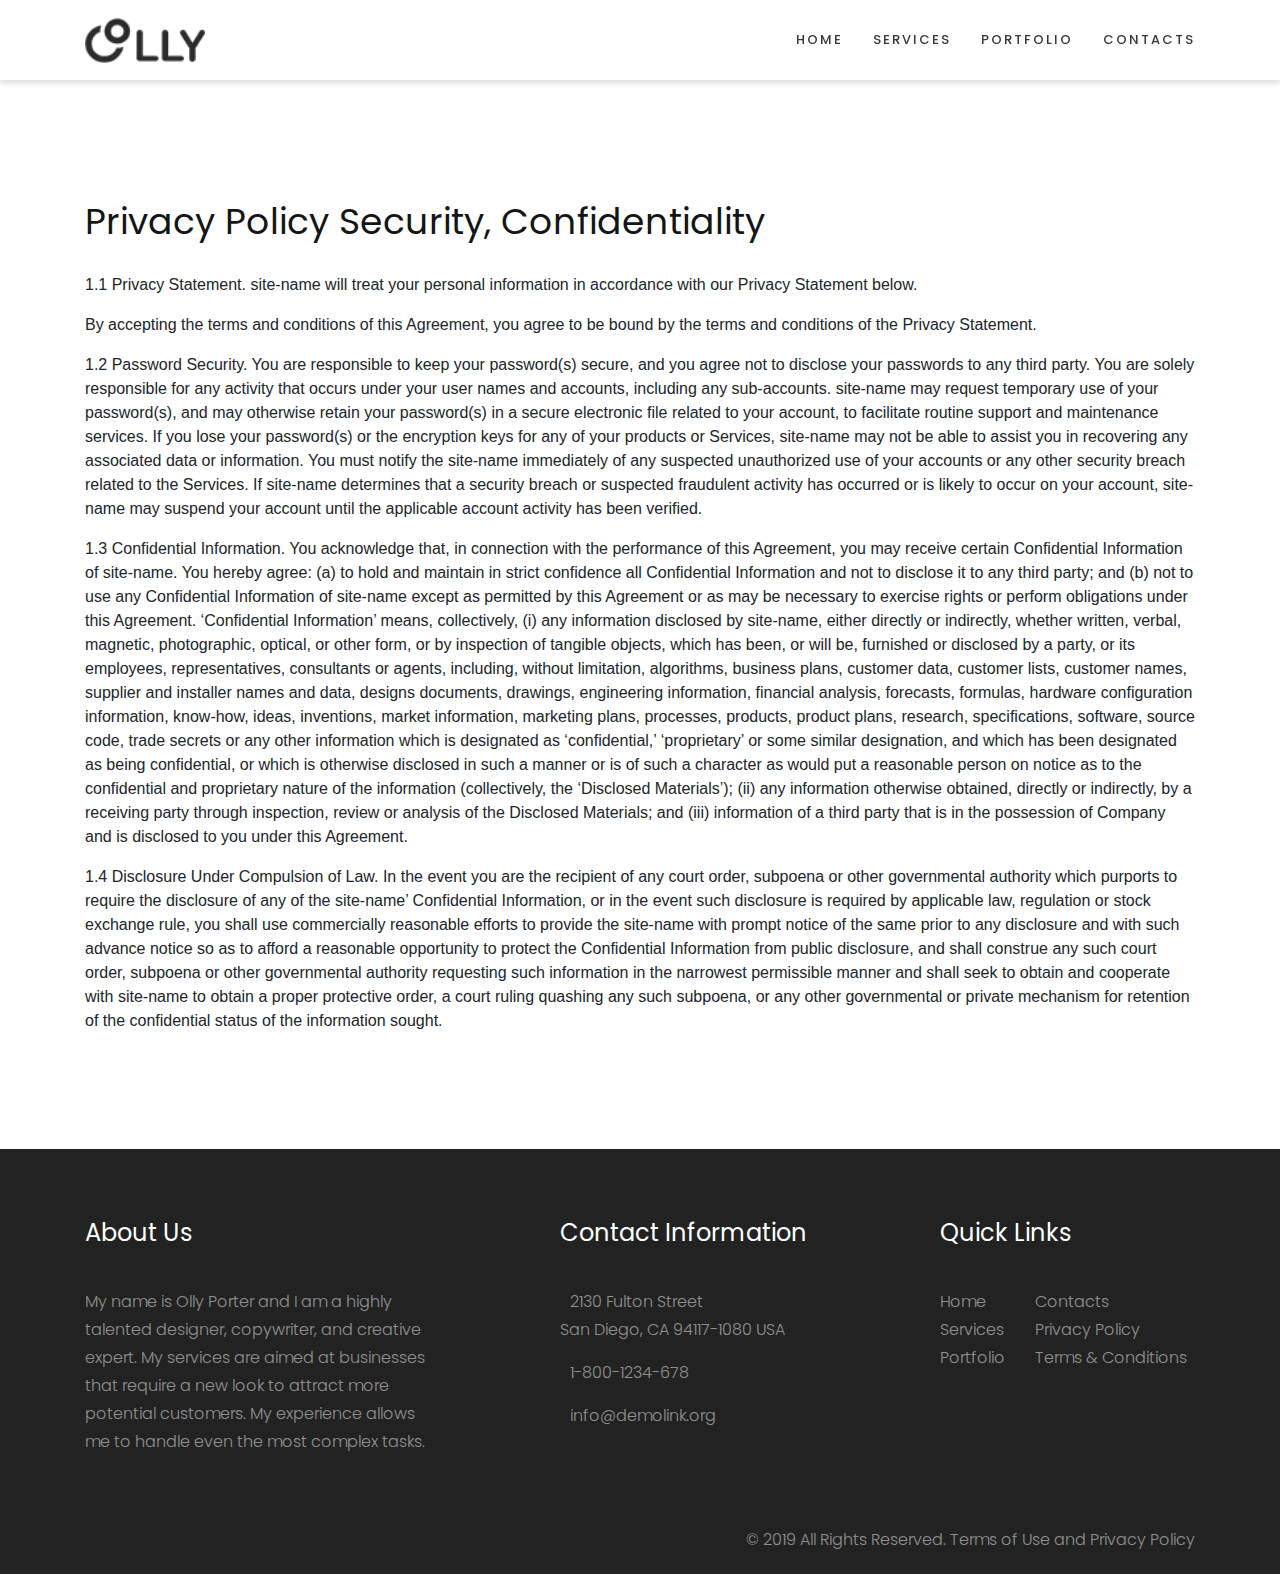
<file: privacy-policy.html>
<!DOCTYPE html>
<html lang="en">

<head>
    <meta charset="UTF-8">
    <meta name="viewport"
          content="width=device-width, initial-scale=1.0, maximum-scale=1.0, minimum-scale=1.0, user-scalable=no">
    <meta property="og:title" content="Boilerplate">
    <meta property="og:image" content="http://intelui.com/img/intelui-og-cover.png">
    <meta property="og:image:secure_url" content="https://intelui.com/img/intelui-og-cover.png">
    <meta property="og:image:width" content="815">
    <meta property="og:image:height" content="351">
    <meta property="og:description" content="Web design and development boilerplate">
    <meta property="og:url" content="https://localhost">
    <meta property="article:publisher" content="https://www.facebook.com/intelui">
    <meta property="fb:profile_id" content="https://www.facebook.com/intelui">
    <meta name="keywords" content="front-end, development">
    <title>Olly</title>
    <script src="./js/vendor/jquery.min.js"></script>
    <script src="./js/vendor/bootstrap.min.js"></script>
    <script src="./js/vendor/owl.carousel.min.js"></script>
    <script src="./js/all.js"></script>
    <link rel="stylesheet" href="./css/vendor/bootstrap.min.css">
    <link rel="stylesheet" href="./css/vendor/owl.carousel.min.css">
    <link href="https://fonts.googleapis.com/css?family=Lato" rel="stylesheet">
    <link href="https://fonts.googleapis.com/css?family=Montserrat:300,400,500,700" rel="stylesheet">
    <link href="https://fonts.googleapis.com/css?family=Muli:200,300,400,600,700" rel="stylesheet">
    <link rel="stylesheet" href="https://use.fontawesome.com/releases/v5.8.1/css/all.css" integrity="sha384-50oBUHEmvpQ+1lW4y57PTFmhCaXp0ML5d60M1M7uH2+nqUivzIebhndOJK28anvf" crossorigin="anonymous">
    <link href="https://fonts.googleapis.com/css?family=Montserrat:100,200,300,400,500,600,700,800,900" rel="stylesheet">
    <link href="https://fonts.googleapis.com/css?family=Poppins:100,200,300,400,500,600,700,800" rel="stylesheet">
    <link href="https://fonts.googleapis.com/css?family=Open+Sans" rel="stylesheet">
    <link href="https://fonts.googleapis.com/icon?family=Material+Icons"
          rel="stylesheet">
    <link rel="stylesheet" href="./css/main.css">

</head>
<body>
<nav class="navbar navbar-expand-lg" id="siteNav">
    <div class="container">
        <a href="https://arman-aleksanyan.github.io/olly/" class="navbar-brand"><img src="./img/brand-logo.png"></a>
        <div class="navbar-toggler" data-toggle="collapse" data-target="#navbarNav"
             aria-controls="navbarNav"
             aria-expanded="false"
             aria-label="Toggle navigation">
            <div class="toggle">
                <div class="bar"></div>
            </div>
        </div>
        <div class="collapse navbar-collapse" id="navbarNav">
            <ul class="navbar-nav">
                <li class="nav-item"><a class="nav-link" href="https://arman-aleksanyan.github.io/olly/">home</a></li>
                <li class="nav-item"><a class="nav-link" href="https://arman-aleksanyan.github.io/olly/services">services</a></li>
                <li class="nav-item"><a class="nav-link" href="https://arman-aleksanyan.github.io/olly/portfolio">portfolio</a></li>
                <li class="nav-item"><a class="nav-link" href="https://arman-aleksanyan.github.io/olly/contacts">contacts</a></li>
            </ul>
        </div>
    </div>
</nav>
<section class="main-terms">
    <section class="terms">
        <div class="container">
            <h3 class="section-title">Privacy Policy
                Security, Confidentiality</h3>

            <p>1.1 Privacy Statement. site-name will treat your personal information in accordance with our
                Privacy
                Statement below.</p>

            <p>By accepting the terms and conditions of this Agreement, you agree to be bound by the terms and
                conditions of
                the
                Privacy Statement.</p>

            <p>1.2 Password Security. You are responsible to keep your password(s) secure, and you agree not to disclose
                your
                passwords to any third party. You are solely responsible for any activity that occurs under your user
                names
                and
                accounts, including any sub-accounts. site-name may request temporary use of your password(s),
                and may
                otherwise retain your password(s) in a secure electronic file related to your account, to facilitate
                routine
                support
                and maintenance services. If you lose your password(s) or the encryption keys for any of your products
                or
                Services,
                site-name may not be able to assist you in recovering any associated data or information. You
                must
                notify the site-name immediately of any suspected unauthorized use of your accounts or any
                other
                security breach related to the Services. If site-name determines that a security breach or
                suspected
                fraudulent activity has occurred or is likely to occur on your account, site-name may suspend
                your
                account until the applicable account activity has been verified.</p>

            <p>1.3 Confidential Information. You acknowledge that, in connection with the performance of this Agreement,
                you
                may
                receive certain Confidential Information of site-name. You hereby agree: (a) to hold and
                maintain in
                strict confidence all Confidential Information and not to disclose it to any third party; and (b) not to
                use
                any
                Confidential Information of site-name except as permitted by this Agreement or as may be
                necessary to
                exercise rights or perform obligations under this Agreement. ‘Confidential Information’ means,
                collectively,
                (i) any
                information disclosed by site-name, either directly or indirectly, whether written, verbal,
                magnetic,
                photographic, optical, or other form, or by inspection of tangible objects, which has been, or will be,
                furnished or
                disclosed by a party, or its employees, representatives, consultants or agents, including, without
                limitation,
                algorithms, business plans, customer data, customer lists, customer names, supplier and installer names
                and
                data,
                designs documents, drawings, engineering information, financial analysis, forecasts, formulas, hardware
                configuration information, know-how, ideas, inventions, market information, marketing plans, processes,
                products,
                product plans, research, specifications, software, source code, trade secrets or any other information
                which
                is
                designated as ‘confidential,’ ‘proprietary’ or some similar designation, and which has been designated
                as
                being
                confidential, or which is otherwise disclosed in such a manner or is of such a character as would put a
                reasonable
                person on notice as to the confidential and proprietary nature of the information (collectively, the
                ‘Disclosed
                Materials’); (ii) any information otherwise obtained, directly or indirectly, by a receiving party
                through
                inspection, review or analysis of the Disclosed Materials; and (iii) information of a third party that
                is in
                the
                possession of Company and is disclosed to you under this Agreement.</p>

            <p>1.4 Disclosure Under Compulsion of Law. In the event you are the recipient of any court order, subpoena
                or
                other
                governmental authority which purports to require the disclosure of any of the site-name’
                Confidential
                Information, or in the event such disclosure is required by applicable law, regulation or stock exchange
                rule, you
                shall use commercially reasonable efforts to provide the site-name with prompt notice of the
                same prior
                to any disclosure and with such advance notice so as to afford a reasonable opportunity to protect the
                Confidential
                Information from public disclosure, and shall construe any such court order, subpoena or other
                governmental
                authority requesting such information in the narrowest permissible manner and shall seek to obtain and
                cooperate
                with site-name to obtain a proper protective order, a court ruling quashing any such subpoena,
                or any
                other governmental or private mechanism for retention of the confidential status of the information
                sought.</p>
        </div>
    </section>
</section>
<footer class="contacts">
    <div class="container">
        <div class="row">
            <div class="col-12 col-sm-4">
                <h5 class="section-title-secondary">
                    About Us
                </h5>
                <p class="section-main-info">
                    My name is Olly Porter and I am a highly talented designer, copywriter, and creative expert. My
                    services
                    are aimed at businesses that require a new look to attract more potential customers. My experience
                    allows me to handle even the most complex tasks.
                </p>
            </div>
            <div class="col-12 col-sm-3 offset-sm-1">
                <h5 class="section-title-secondary">
                    Contact Information
                </h5>
                <address>
                    <ul class="list-unstyled">
                        <li><a href="">
                                <i class="fas fa-map-marker-alt"></i>
                                2130 Fulton Street <br>
                                San Diego, CA 94117-1080 USA
                            </a></li>
                        <li><a href="tel:18001234678">
                                <i class="fas fa-phone"></i>
                                1-800-1234-678
                            </a></li>
                        <li><a href="mailto:info@demolink.org">
                                <i class="fas fa-envelope"></i>
                                info@demolink.org
                            </a></li>
                    </ul>
                </address>
            </div>
            <div class="col-12 col-sm-3 offset-sm-1">
                <h5 class="section-title-secondary">
                    Quick Links
                </h5>
                <div class="row">
                    <div class="col-5 col-sm-4">
                        <ul class="list-unstyled">
                            <li><a href="https://arman-aleksanyan.github.io/olly/">Home</a></li>
                            <li><a href="https://arman-aleksanyan.github.io/olly/services">Services</a></li>
                            <li><a href="https://arman-aleksanyan.github.io/olly/portfolio">Portfolio</a></li>

                        </ul>
                    </div>
                    <div class="col-7 col-sm-8">
                        <ul class="list-unstyled">
                            <li><a href="https://arman-aleksanyan.github.io/olly/contacts">Contacts</a></li>
                            <li><a href="https://arman-aleksanyan.github.io/olly/privacy-policy">Privacy Policy</a></li>
                            <li><a href="https://arman-aleksanyan.github.io/olly/terms-conditions">Terms & Conditions</a></li>
                        </ul>
                    </div>
                </div>
            </div>
            <div class="col-12">
                <div class="copyright">
                    <p class="section-main-info">
                        © 2019 All Rights Reserved. Terms of Use and Privacy Policy
                    </p>
                </div>
            </div>
        </div>
    </div>
</footer>
</body>
</html>
</file>
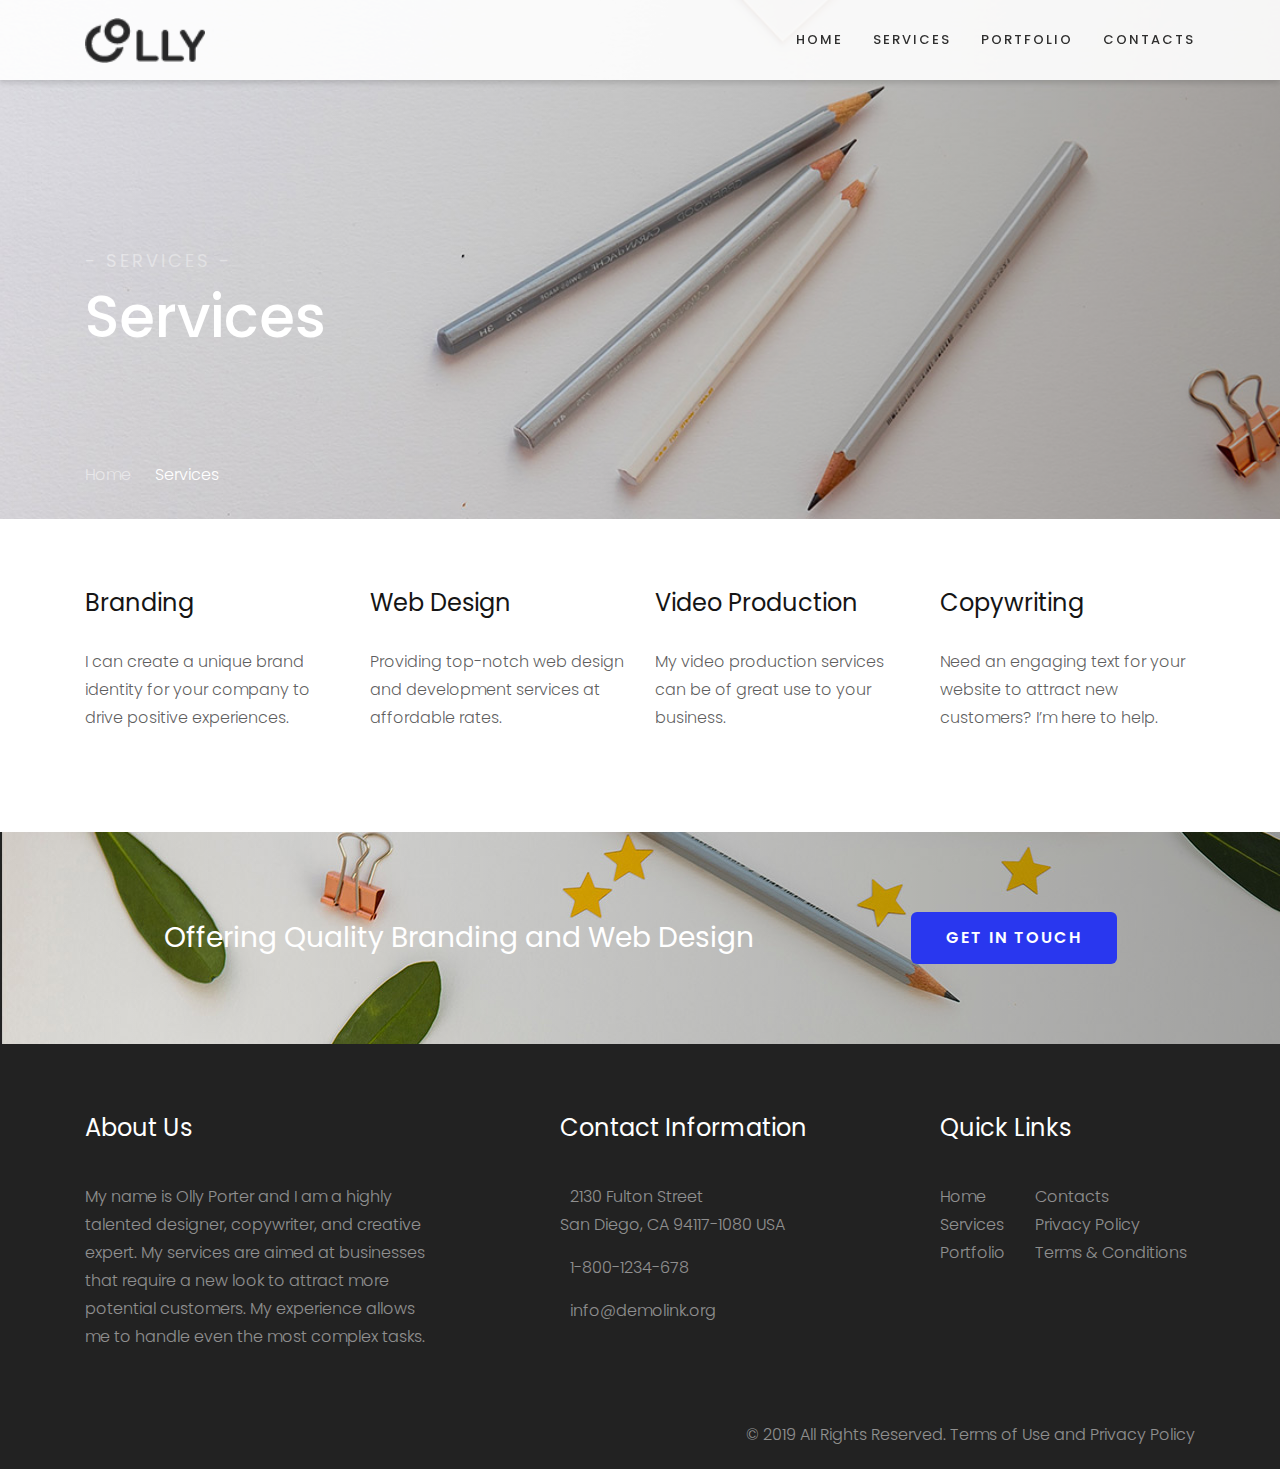
<file: services.html>
<!DOCTYPE html>
<html lang="en">

<head>
    <meta charset="UTF-8">
    <meta name="viewport"
          content="width=device-width, initial-scale=1.0, maximum-scale=1.0, minimum-scale=1.0, user-scalable=no">
    <meta property="og:title" content="Boilerplate">
    <meta property="og:image" content="http://intelui.com/img/intelui-og-cover.png">
    <meta property="og:image:secure_url" content="https://intelui.com/img/intelui-og-cover.png">
    <meta property="og:image:width" content="815">
    <meta property="og:image:height" content="351">
    <meta property="og:description" content="Web design and development boilerplate">
    <meta property="og:url" content="https://localhost">
    <meta property="article:publisher" content="https://www.facebook.com/intelui">
    <meta property="fb:profile_id" content="https://www.facebook.com/intelui">
    <meta name="keywords" content="front-end, development">
    <title>Olly</title>
    <script src="./js/vendor/jquery.min.js"></script>
    <script src="./js/vendor/bootstrap.min.js"></script>
    <script src="./js/vendor/owl.carousel.min.js"></script>
    <script src="./js/all.js"></script>
    <link rel="stylesheet" href="./css/vendor/bootstrap.min.css">
    <link rel="stylesheet" href="./css/vendor/owl.carousel.min.css">
    <link href="https://fonts.googleapis.com/css?family=Lato" rel="stylesheet">
    <link href="https://fonts.googleapis.com/css?family=Montserrat:300,400,500,700" rel="stylesheet">
    <link href="https://fonts.googleapis.com/css?family=Muli:200,300,400,600,700" rel="stylesheet">
    <link rel="stylesheet" href="https://use.fontawesome.com/releases/v5.8.1/css/all.css" integrity="sha384-50oBUHEmvpQ+1lW4y57PTFmhCaXp0ML5d60M1M7uH2+nqUivzIebhndOJK28anvf" crossorigin="anonymous">
    <link href="https://fonts.googleapis.com/css?family=Montserrat:100,200,300,400,500,600,700,800,900" rel="stylesheet">
    <link href="https://fonts.googleapis.com/css?family=Poppins:100,200,300,400,500,600,700,800" rel="stylesheet">
    <link href="https://fonts.googleapis.com/css?family=Open+Sans" rel="stylesheet">
    <link href="https://fonts.googleapis.com/icon?family=Material+Icons"
          rel="stylesheet">
    <link rel="stylesheet" href="./css/main.css">

</head>
<body>
<nav class="navbar navbar-expand-lg" id="siteNav">
    <div class="container">
        <a href="https://arman-aleksanyan.github.io/olly/" class="navbar-brand"><img src="./img/brand-logo.png"></a>
        <div class="navbar-toggler" data-toggle="collapse" data-target="#navbarNav"
             aria-controls="navbarNav"
             aria-expanded="false"
             aria-label="Toggle navigation">
            <div class="toggle">
                <div class="bar"></div>
            </div>
        </div>
        <div class="collapse navbar-collapse" id="navbarNav">
            <ul class="navbar-nav">
                <li class="nav-item"><a class="nav-link" href="https://arman-aleksanyan.github.io/olly/">home</a></li>
                <li class="nav-item"><a class="nav-link" href="https://arman-aleksanyan.github.io/olly/services">services</a></li>
                <li class="nav-item"><a class="nav-link" href="https://arman-aleksanyan.github.io/olly/portfolio">portfolio</a></li>
                <li class="nav-item"><a class="nav-link" href="https://arman-aleksanyan.github.io/olly/contacts">contacts</a></li>
            </ul>
        </div>
    </div>
</nav>
<section class="services-hero">
    <div class="service-hero-overlay"></div>
    <div class="container">
        <h5 class="section-title-secondary">
            - services -
        </h5>
        <h1>Services</h1>
        <p class="section-main-info">
            <a href="">Home</a>
            <i class="fas fa-chevron-right"></i>
            Services
        </p>
    </div>
</section>
<div class="services-line-in-services">
    <section class="services-line">
    <div class="container">
        <div class="row">
            <div class="col-12 col-sm-3">
                <div class="service-wrap">
                    <i class="fas fa-paint-brush"></i>
                    <h5 class="section-title-secondary">
                        Branding
                    </h5>
                    <p class="section-main-info">
                        I can create a unique brand identity for your company to drive positive experiences.
                    </p>
                </div>
            </div>
            <div class="col-12 col-sm-3">
                <div class="service-wrap">
                    <i class="fas fa-palette"></i>
                    <h5 class="section-title-secondary">
                        Web Design
                    </h5>
                    <p class="section-main-info">
                        Providing top-notch web design and development services at affordable rates.
                    </p>
                </div>
            </div>
            <div class="col-12 col-sm-3">
                <div class="service-wrap">
                    <i class="fas fa-video"></i>
                    <h5 class="section-title-secondary">
                        Video Production
                    </h5>
                    <p class="section-main-info">
                        My video production services can be of great use to your business.
                    </p>
                </div>
            </div>
            <div class="col-12 col-sm-3">
                <div class="service-wrap">
                    <i class="fas fa-feather"></i>
                    <h5 class="section-title-secondary">
                        Copywriting
                    </h5>
                    <p class="section-main-info">
                        Need an engaging text for your website to attract new customers? I’m here to help.
                    </p>
                </div>
            </div>
        </div>
    </div>
</section>
</div>
<div class="services-get-in-touch">
    <div class="services-get-in-touch-overlay"></div>
    <section class="get-in-touch">
        <div class="container d-flex flex-column flex-sm-row justify-content-around align-items-center">
            <h3 class="section-title m-0">
                Offering Quality Branding and Web Design
            </h3>
            <button class="blue-button">get in touch</button>
        </div>
    </section>
</div>
<footer class="contacts">
    <div class="container">
        <div class="row">
            <div class="col-12 col-sm-4">
                <h5 class="section-title-secondary">
                    About Us
                </h5>
                <p class="section-main-info">
                    My name is Olly Porter and I am a highly talented designer, copywriter, and creative expert. My
                    services
                    are aimed at businesses that require a new look to attract more potential customers. My experience
                    allows me to handle even the most complex tasks.
                </p>
            </div>
            <div class="col-12 col-sm-3 offset-sm-1">
                <h5 class="section-title-secondary">
                    Contact Information
                </h5>
                <address>
                    <ul class="list-unstyled">
                        <li><a href="">
                                <i class="fas fa-map-marker-alt"></i>
                                2130 Fulton Street <br>
                                San Diego, CA 94117-1080 USA
                            </a></li>
                        <li><a href="tel:18001234678">
                                <i class="fas fa-phone"></i>
                                1-800-1234-678
                            </a></li>
                        <li><a href="mailto:info@demolink.org">
                                <i class="fas fa-envelope"></i>
                                info@demolink.org
                            </a></li>
                    </ul>
                </address>
            </div>
            <div class="col-12 col-sm-3 offset-sm-1">
                <h5 class="section-title-secondary">
                    Quick Links
                </h5>
                <div class="row">
                    <div class="col-5 col-sm-4">
                        <ul class="list-unstyled">
                            <li><a href="https://arman-aleksanyan.github.io/olly/">Home</a></li>
                            <li><a href="https://arman-aleksanyan.github.io/olly/services">Services</a></li>
                            <li><a href="https://arman-aleksanyan.github.io/olly/portfolio">Portfolio</a></li>

                        </ul>
                    </div>
                    <div class="col-7 col-sm-8">
                        <ul class="list-unstyled">
                            <li><a href="https://arman-aleksanyan.github.io/olly/contacts">Contacts</a></li>
                            <li><a href="https://arman-aleksanyan.github.io/olly/privacy-policy">Privacy Policy</a></li>
                            <li><a href="https://arman-aleksanyan.github.io/olly/terms-conditions">Terms & Conditions</a></li>
                        </ul>
                    </div>
                </div>
            </div>
            <div class="col-12">
                <div class="copyright">
                    <p class="section-main-info">
                        © 2019 All Rights Reserved. Terms of Use and Privacy Policy
                    </p>
                </div>
            </div>
        </div>
    </div>
</footer>
</file>
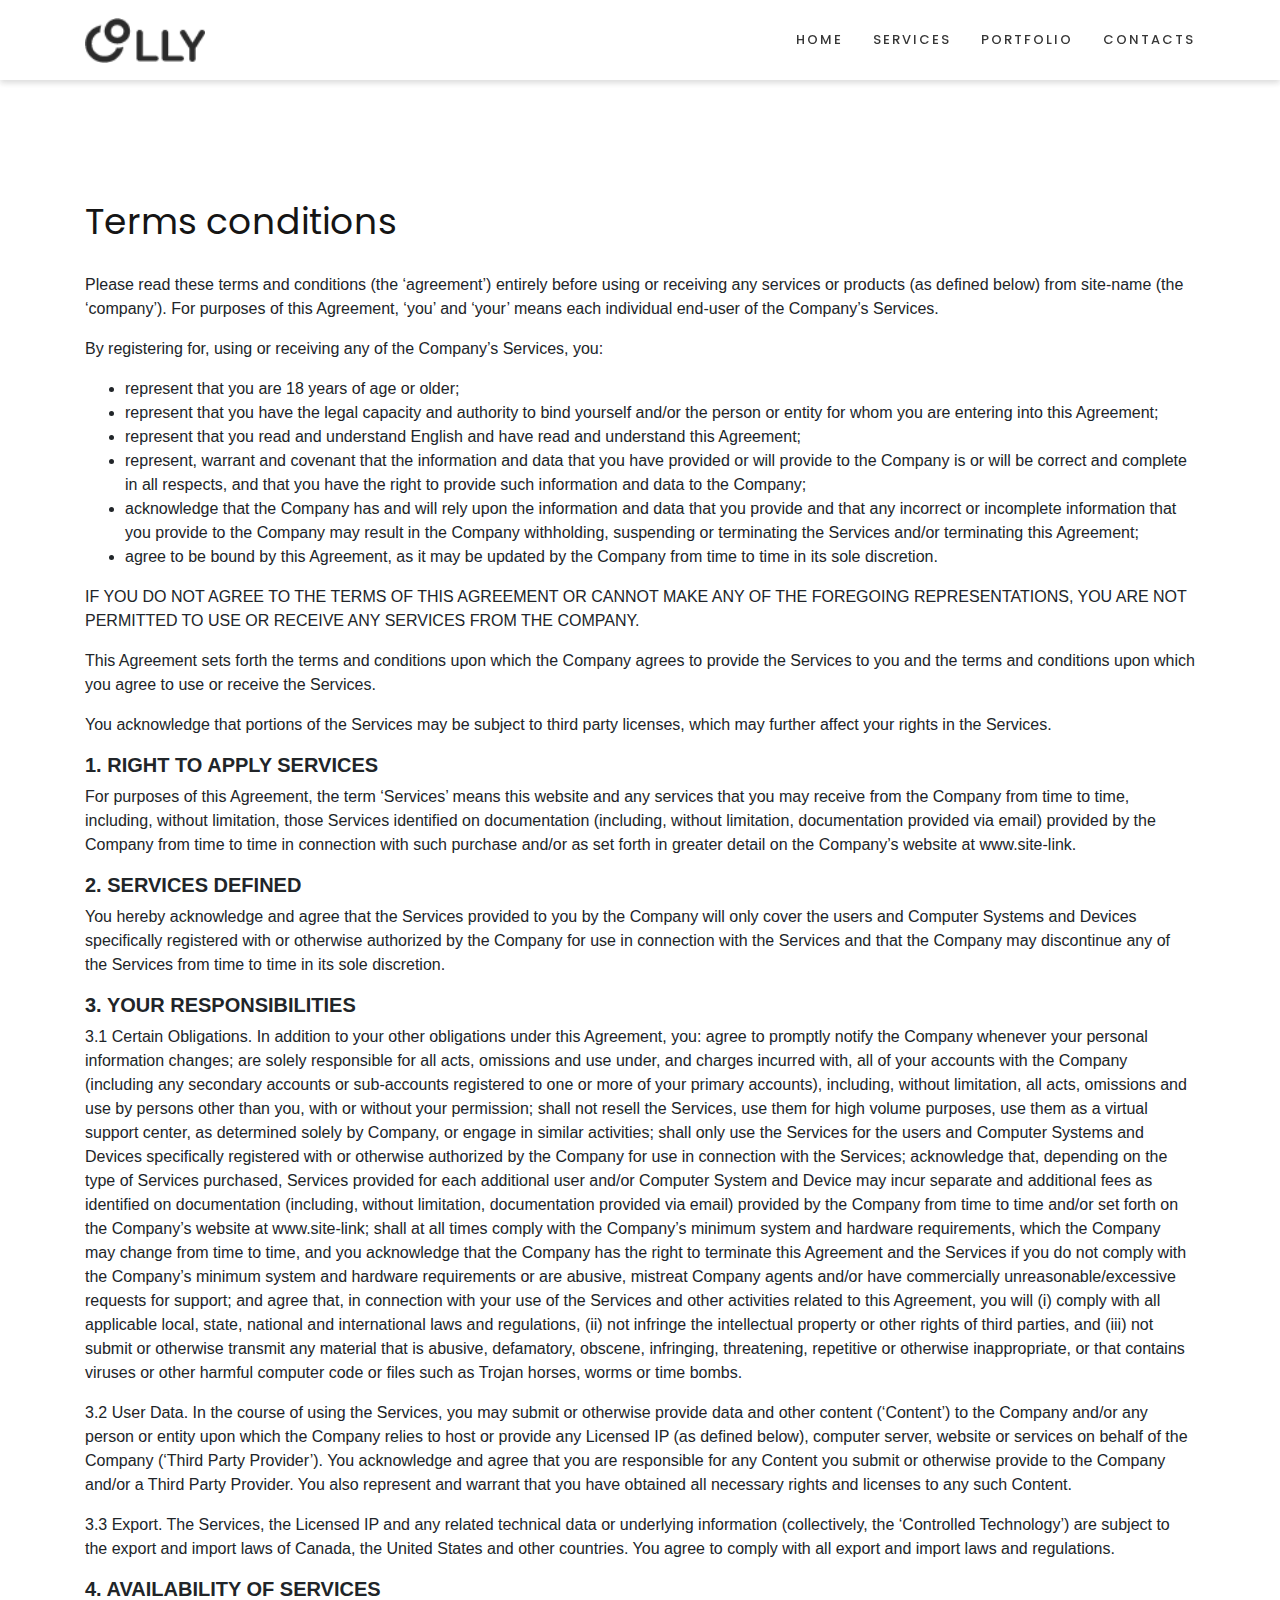
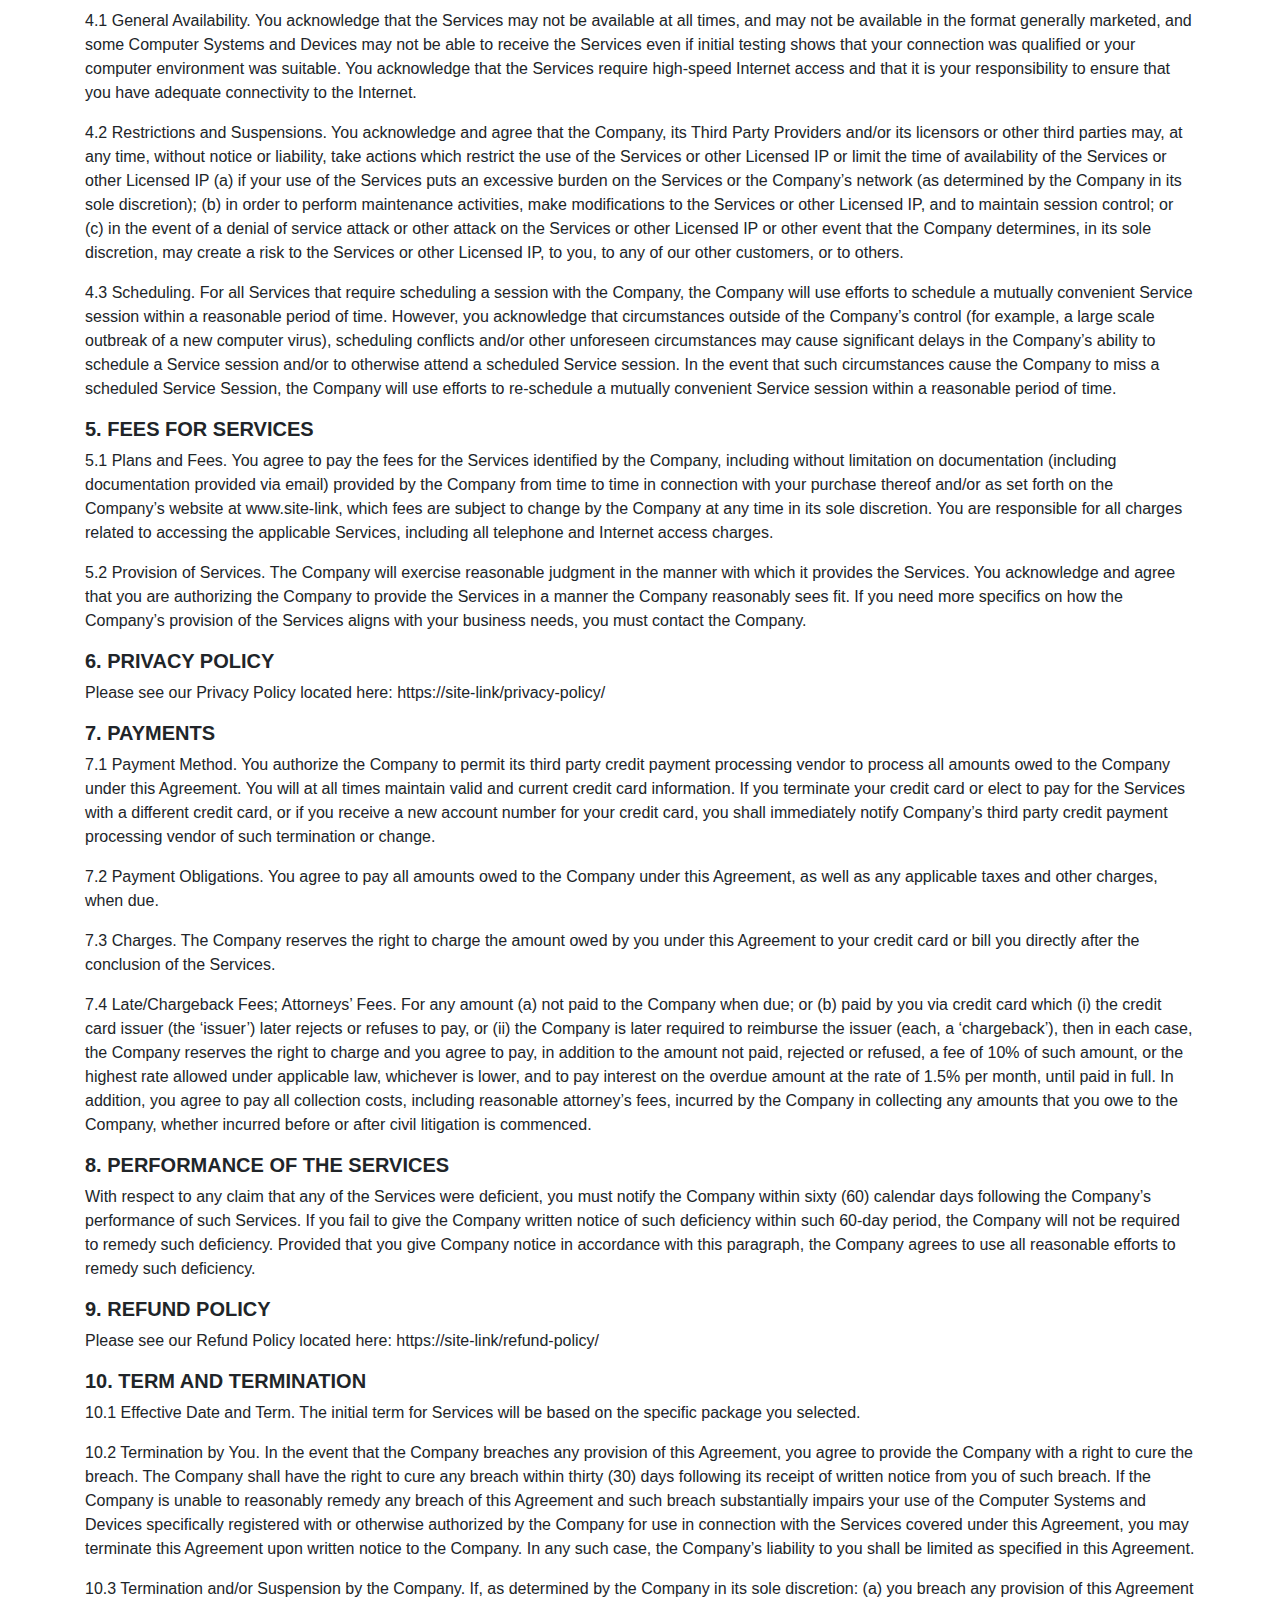
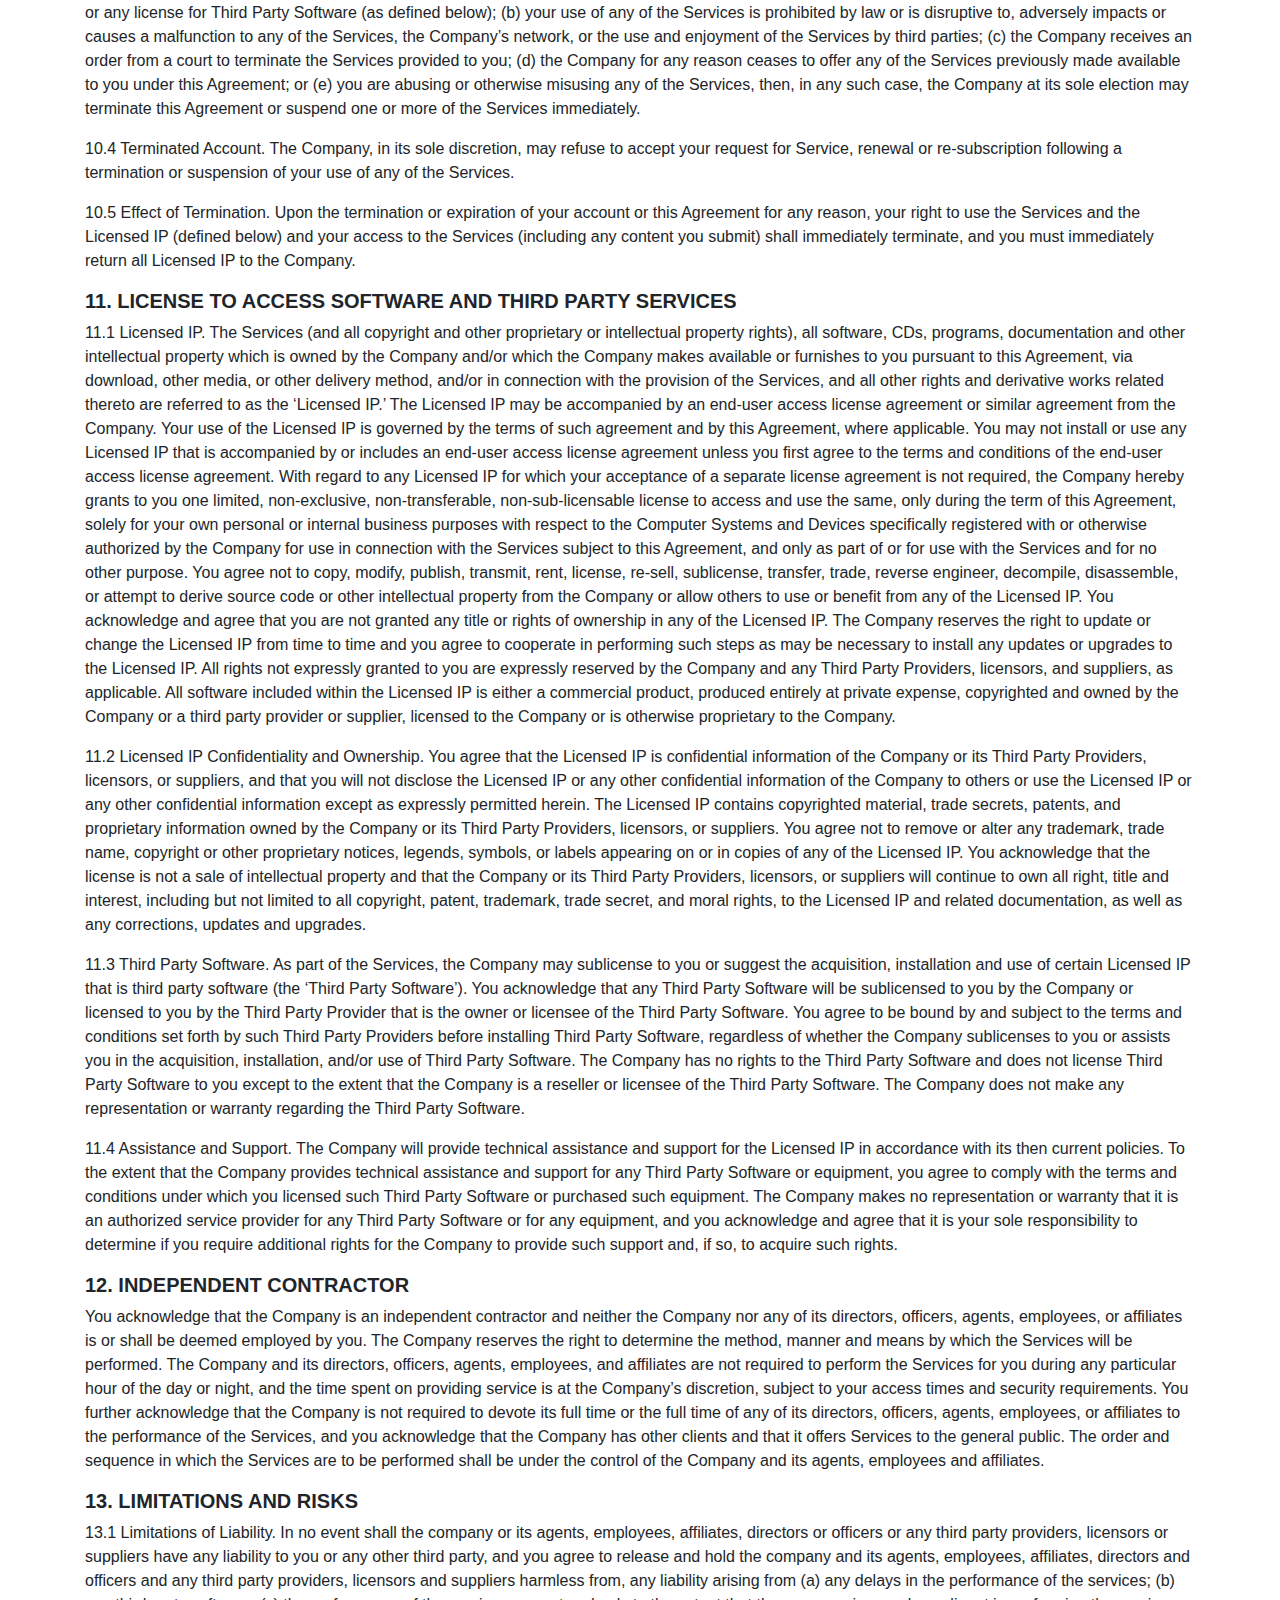
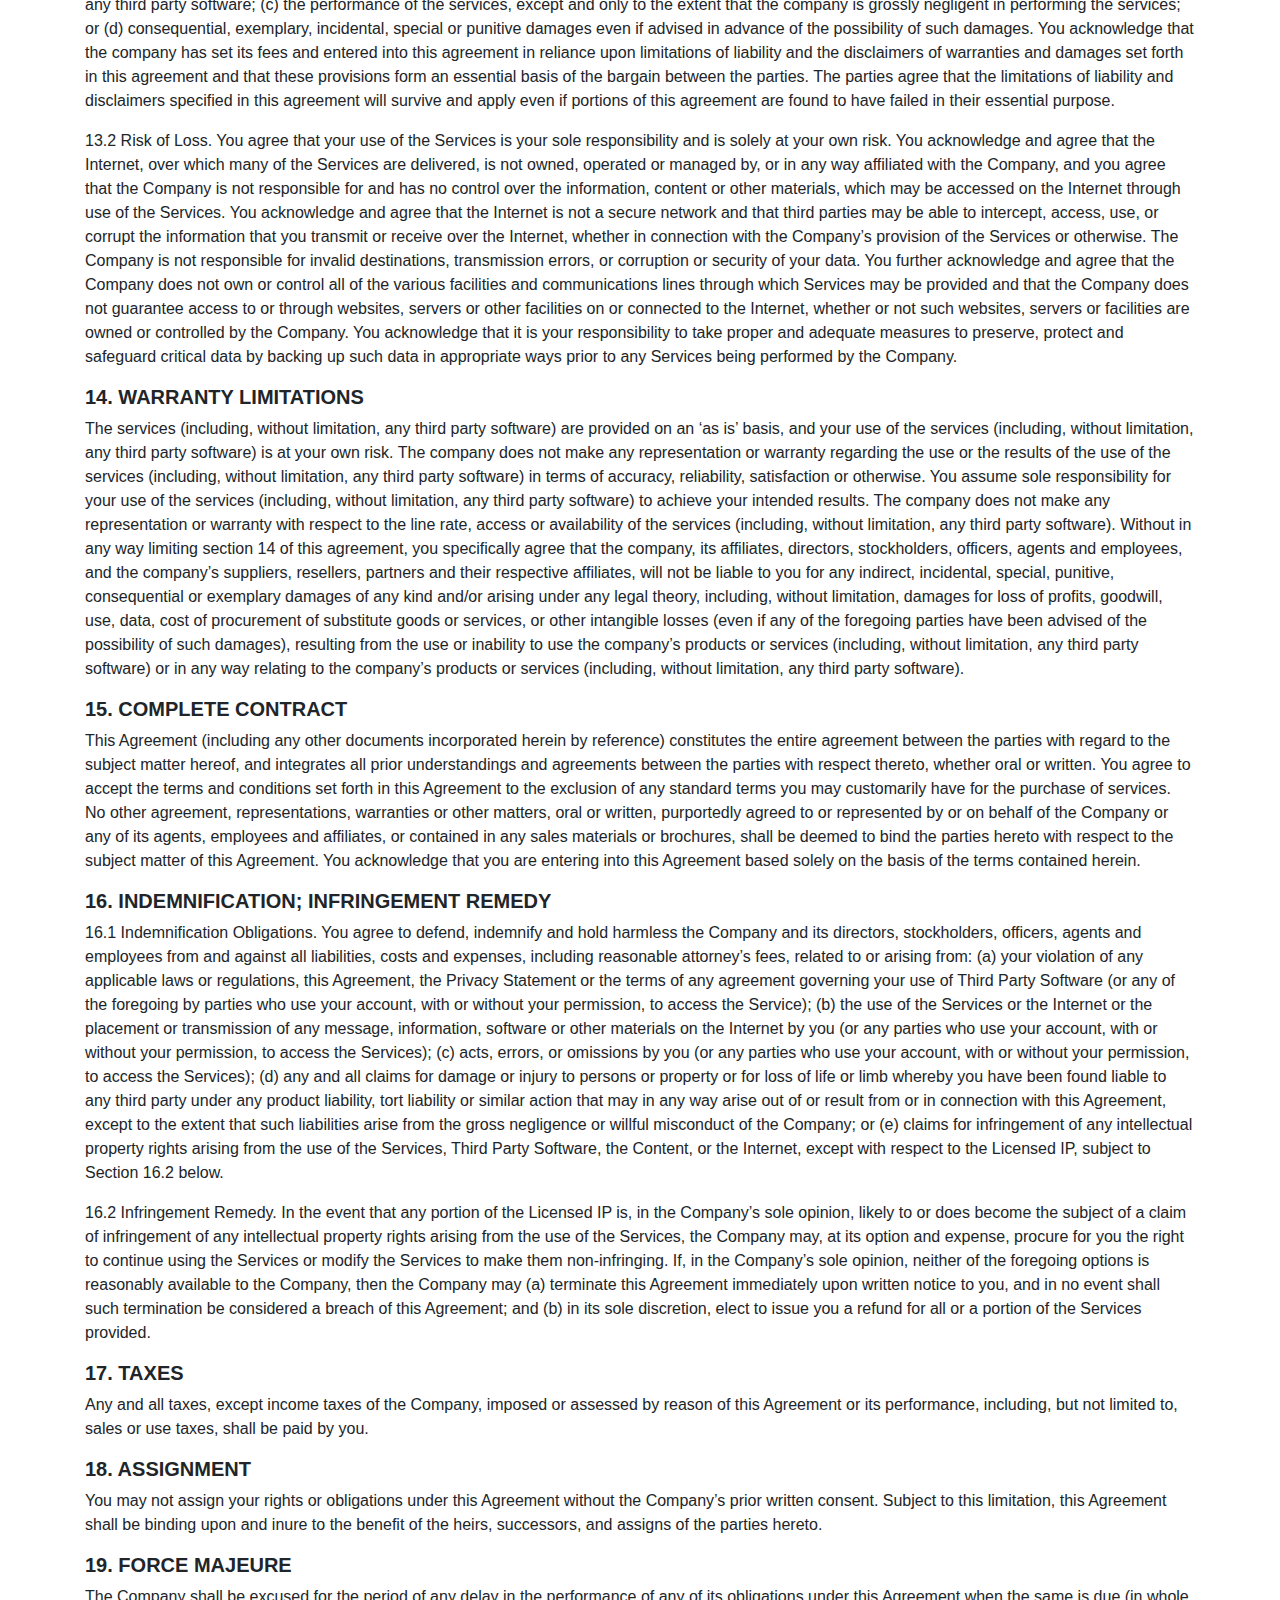
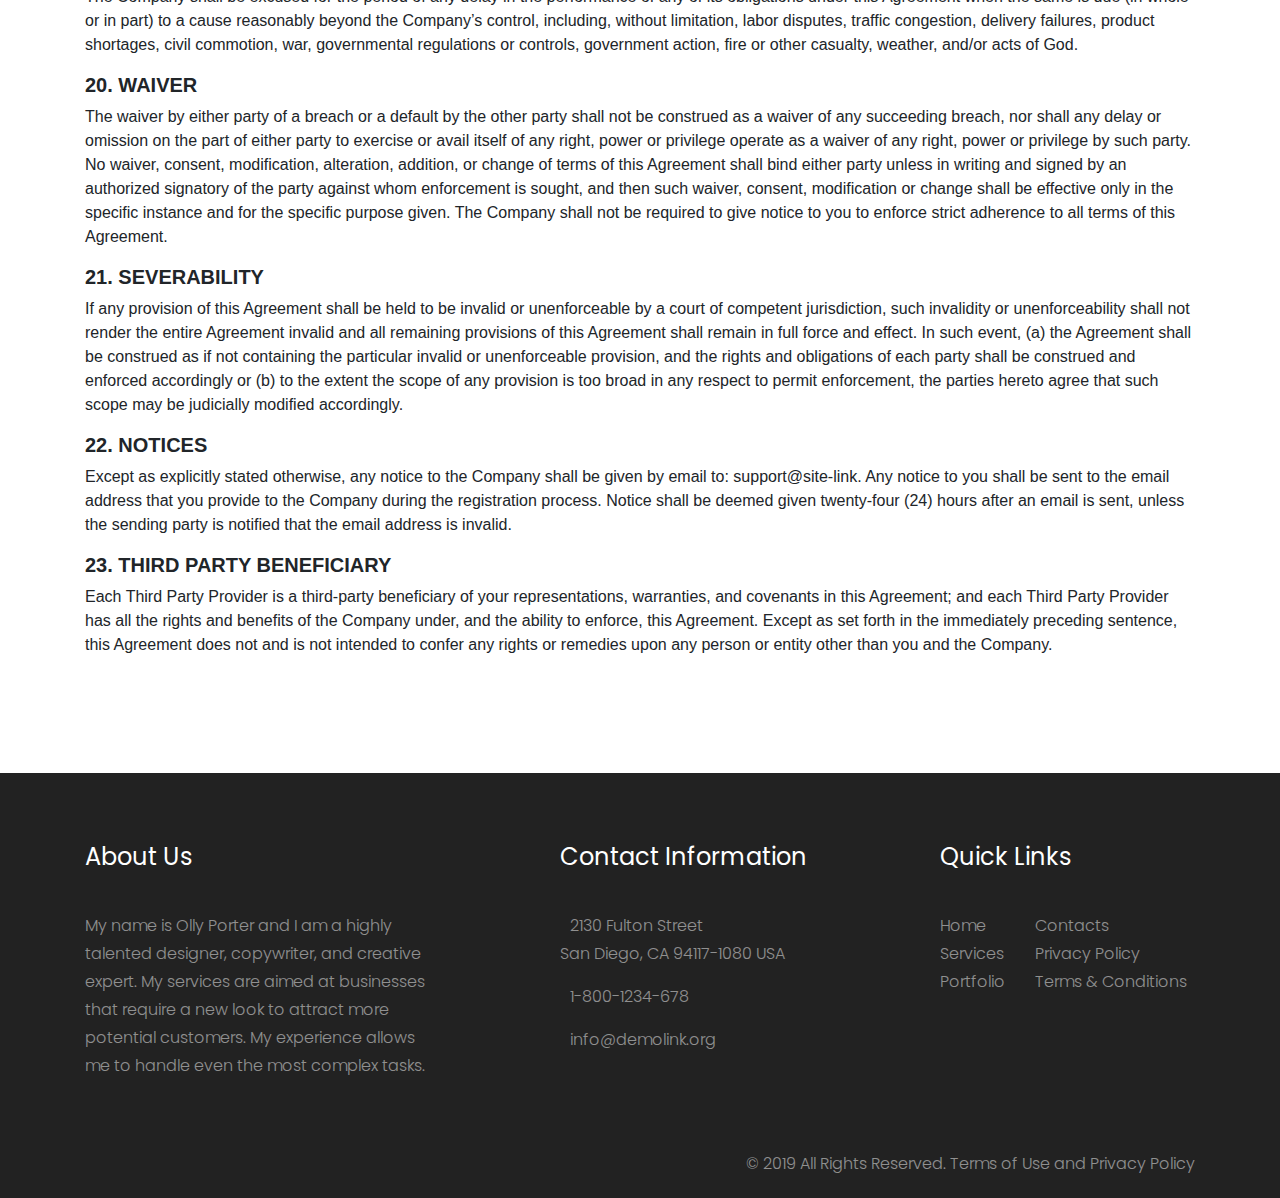
<file: terms-conditions.html>
<!DOCTYPE html>
<html lang="en">

<head>
    <meta charset="UTF-8">
    <meta name="viewport"
          content="width=device-width, initial-scale=1.0, maximum-scale=1.0, minimum-scale=1.0, user-scalable=no">
    <meta property="og:title" content="Boilerplate">
    <meta property="og:image" content="http://intelui.com/img/intelui-og-cover.png">
    <meta property="og:image:secure_url" content="https://intelui.com/img/intelui-og-cover.png">
    <meta property="og:image:width" content="815">
    <meta property="og:image:height" content="351">
    <meta property="og:description" content="Web design and development boilerplate">
    <meta property="og:url" content="https://localhost">
    <meta property="article:publisher" content="https://www.facebook.com/intelui">
    <meta property="fb:profile_id" content="https://www.facebook.com/intelui">
    <meta name="keywords" content="front-end, development">
    <title>Olly</title>
    <script src="./js/vendor/jquery.min.js"></script>
    <script src="./js/vendor/bootstrap.min.js"></script>
    <script src="./js/vendor/owl.carousel.min.js"></script>
    <script src="./js/all.js"></script>
    <link rel="stylesheet" href="./css/vendor/bootstrap.min.css">
    <link rel="stylesheet" href="./css/vendor/owl.carousel.min.css">
    <link href="https://fonts.googleapis.com/css?family=Lato" rel="stylesheet">
    <link href="https://fonts.googleapis.com/css?family=Montserrat:300,400,500,700" rel="stylesheet">
    <link href="https://fonts.googleapis.com/css?family=Muli:200,300,400,600,700" rel="stylesheet">
    <link rel="stylesheet" href="https://use.fontawesome.com/releases/v5.8.1/css/all.css" integrity="sha384-50oBUHEmvpQ+1lW4y57PTFmhCaXp0ML5d60M1M7uH2+nqUivzIebhndOJK28anvf" crossorigin="anonymous">
    <link href="https://fonts.googleapis.com/css?family=Montserrat:100,200,300,400,500,600,700,800,900" rel="stylesheet">
    <link href="https://fonts.googleapis.com/css?family=Poppins:100,200,300,400,500,600,700,800" rel="stylesheet">
    <link href="https://fonts.googleapis.com/css?family=Open+Sans" rel="stylesheet">
    <link href="https://fonts.googleapis.com/icon?family=Material+Icons"
          rel="stylesheet">
    <link rel="stylesheet" href="./css/main.css">

</head>
<body>
<nav class="navbar navbar-expand-lg" id="siteNav">
    <div class="container">
        <a href="https://arman-aleksanyan.github.io/olly/" class="navbar-brand"><img src="./img/brand-logo.png"></a>
        <div class="navbar-toggler" data-toggle="collapse" data-target="#navbarNav"
             aria-controls="navbarNav"
             aria-expanded="false"
             aria-label="Toggle navigation">
            <div class="toggle">
                <div class="bar"></div>
            </div>
        </div>
        <div class="collapse navbar-collapse" id="navbarNav">
            <ul class="navbar-nav">
                <li class="nav-item"><a class="nav-link" href="https://arman-aleksanyan.github.io/olly/">home</a></li>
                <li class="nav-item"><a class="nav-link" href="https://arman-aleksanyan.github.io/olly/services">services</a></li>
                <li class="nav-item"><a class="nav-link" href="https://arman-aleksanyan.github.io/olly/portfolio">portfolio</a></li>
                <li class="nav-item"><a class="nav-link" href="https://arman-aleksanyan.github.io/olly/contacts">contacts</a></li>
            </ul>
        </div>
    </div>
</nav>
<section class="main-terms">
    <section class="terms">
        <div class="main-terms-content">
            <div class="container">
                <h3 class="section-title">Terms conditions</h3>
                <p>
                    Please read these terms and conditions (the ‘agreement’) entirely before using or receiving any
                    services
                    or
                    products (as defined below) from site-name (the ‘company’).
                    For purposes of this Agreement, ‘you’ and ‘your’ means each individual end-user of the Company’s
                    Services.
                </p>
                <p>By registering for, using or receiving any of the Company’s Services, you:</p>
                <ul>
                    <li>represent that you are 18 years of age or older;</li>
                    <li>represent that you have the legal capacity and authority to bind yourself and/or the person or
                        entity
                        for
                        whom you are entering into this Agreement;
                    </li>
                    <li>represent that you read and understand English and have read and understand this Agreement;</li>
                    <li>represent, warrant and covenant that the information and data that you have provided or will
                        provide
                        to
                        the
                        Company is or will be correct and complete in all respects, and that you have the right to
                        provide
                        such
                        information and data to the Company;
                    </li>
                    <li>acknowledge that the Company has and will rely upon the information and data that you provide
                        and
                        that
                        any
                        incorrect or incomplete information that you provide to the Company may result in the Company
                        withholding,
                        suspending or terminating the Services and/or terminating this Agreement;
                    </li>
                    <li>agree to be bound by this Agreement, as it may be updated by the Company from time to time in
                        its
                        sole
                        discretion.
                    </li>
                </ul>

                <p>IF YOU DO NOT AGREE TO THE TERMS OF THIS AGREEMENT OR CANNOT MAKE ANY OF THE FOREGOING
                    REPRESENTATIONS,
                    YOU
                    ARE NOT PERMITTED TO USE OR RECEIVE ANY SERVICES FROM THE COMPANY.</p>

                <p>This Agreement sets forth the terms and conditions upon which the Company agrees to provide the
                    Services
                    to
                    you and the terms and conditions upon which you agree to use or receive the Services.</p>

                <p>You acknowledge that portions of the Services may be subject to third party licenses, which may
                    further
                    affect your rights in the Services.</p>

                <h5><b>1. RIGHT TO APPLY SERVICES</b></h5>

                <p>For purposes of this Agreement, the term ‘Services’ means this website and any services that you may
                    receive
                    from the Company from time to time, including, without limitation, those Services identified on
                    documentation (including, without limitation, documentation provided via email) provided by the
                    Company
                    from
                    time to time in connection with such purchase and/or as set forth in greater detail on the Company’s
                    website
                    at www.site-link.</p>

                <h5><b>2. SERVICES DEFINED</b></h5>

                <p>You hereby acknowledge and agree that the Services provided to you by the Company will only cover the
                    users
                    and Computer Systems and Devices specifically registered with or otherwise authorized by the Company
                    for
                    use
                    in connection with the Services and that the Company may discontinue any of the Services from time
                    to
                    time
                    in its sole discretion.</p>

                <h5><b>3. YOUR RESPONSIBILITIES</b></h5>

                <p>3.1 Certain Obligations. In addition to your other obligations under this Agreement, you:
                    agree to promptly notify the Company whenever your personal information changes;
                    are solely responsible for all acts, omissions and use under, and charges incurred with, all of your
                    accounts with the Company (including any secondary accounts or sub-accounts registered to one or
                    more of
                    your primary accounts), including, without limitation, all acts, omissions and use by persons other
                    than
                    you, with or without your permission;
                    shall not resell the Services, use them for high volume purposes, use them as a virtual support
                    center,
                    as
                    determined solely by Company, or engage in similar activities;
                    shall only use the Services for the users and Computer Systems and Devices specifically registered
                    with
                    or
                    otherwise authorized by the Company for use in connection with the Services;
                    acknowledge that, depending on the type of Services purchased, Services provided for each additional
                    user
                    and/or Computer System and Device may incur separate and additional fees as identified on
                    documentation
                    (including, without limitation, documentation provided via email) provided by the Company from time
                    to
                    time
                    and/or set forth on the Company’s website at www.site-link;
                    shall at all times comply with the Company’s minimum system and hardware requirements, which the
                    Company
                    may
                    change from time to time, and you acknowledge that the Company has the right to terminate this
                    Agreement
                    and
                    the Services if you do not comply with the Company’s minimum system and hardware requirements or are
                    abusive, mistreat Company agents and/or have commercially unreasonable/excessive requests for
                    support;
                    and
                    agree that, in connection with your use of the Services and other activities related to this
                    Agreement,
                    you
                    will (i) comply with all applicable local, state, national and international laws and regulations,
                    (ii)
                    not
                    infringe the intellectual property or other rights of third parties, and (iii) not submit or
                    otherwise
                    transmit any material that is abusive, defamatory, obscene, infringing, threatening, repetitive or
                    otherwise
                    inappropriate, or that contains viruses or other harmful computer code or files such as Trojan
                    horses,
                    worms
                    or time bombs.</p>

                <p>3.2 User Data. In the course of using the Services, you may submit or otherwise provide data and
                    other
                    content (‘Content’) to the Company and/or any person or entity upon which the Company relies to host
                    or
                    provide any Licensed IP (as defined below), computer server, website or services on behalf of the
                    Company
                    (‘Third Party Provider’). You acknowledge and agree that you are responsible for any Content you
                    submit
                    or
                    otherwise provide to the Company and/or a Third Party Provider. You also represent and warrant that
                    you
                    have
                    obtained all necessary rights and licenses to any such Content.</p>

                <p>3.3 Export. The Services, the Licensed IP and any related technical data or underlying information
                    (collectively, the ‘Controlled Technology’) are subject to the export and import laws of Canada, the
                    United
                    States and other countries. You agree to comply with all export and import laws and regulations.</p>

                <h5><b>4. AVAILABILITY OF SERVICES</b></h5>

                <p>4.1 General Availability. You acknowledge that the Services may not be available at all times, and
                    may
                    not
                    be available in the format generally marketed, and some Computer Systems and Devices may not be able
                    to
                    receive the Services even if initial testing shows that your connection was qualified or your
                    computer
                    environment was suitable. You acknowledge that the Services require high-speed Internet access and
                    that
                    it
                    is your responsibility to ensure that you have adequate connectivity to the Internet.</p>

                <p>4.2 Restrictions and Suspensions. You acknowledge and agree that the Company, its Third Party
                    Providers
                    and/or its licensors or other third parties may, at any time, without notice or liability, take
                    actions
                    which restrict the use of the Services or other Licensed IP or limit the time of availability of the
                    Services or other Licensed IP (a) if your use of the Services puts an excessive burden on the
                    Services
                    or
                    the Company’s network (as determined by the Company in its sole discretion); (b) in order to perform
                    maintenance activities, make modifications to the Services or other Licensed IP, and to maintain
                    session
                    control; or (c) in the event of a denial of service attack or other attack on the Services or other
                    Licensed
                    IP or other event that the Company determines, in its sole discretion, may create a risk to the
                    Services
                    or
                    other Licensed IP, to you, to any of our other customers, or to others.</p>

                <p>4.3 Scheduling. For all Services that require scheduling a session with the Company, the Company will
                    use
                    efforts to schedule a mutually convenient Service session within a reasonable period of time.
                    However,
                    you
                    acknowledge that circumstances outside of the Company’s control (for example, a large scale outbreak
                    of
                    a
                    new computer virus), scheduling conflicts and/or other unforeseen circumstances may cause
                    significant
                    delays
                    in the Company’s ability to schedule a Service session and/or to otherwise attend a scheduled
                    Service
                    session. In the event that such circumstances cause the Company to miss a scheduled Service Session,
                    the
                    Company will use efforts to re-schedule a mutually convenient Service session within a reasonable
                    period
                    of
                    time.</p>

                <h5><b>5. FEES FOR SERVICES</b></h5>

                <p>5.1 Plans and Fees. You agree to pay the fees for the Services identified by the Company, including
                    without
                    limitation on documentation (including documentation provided via email) provided by the Company
                    from
                    time
                    to time in connection with your purchase thereof and/or as set forth on the Company’s website at
                    www.site-link, which fees are subject to change by the Company at any time in its sole
                    discretion.
                    You are responsible for all charges related to accessing the applicable Services, including all
                    telephone
                    and Internet access charges.</p>

                <p>5.2 Provision of Services. The Company will exercise reasonable judgment in the manner with which it
                    provides the Services. You acknowledge and agree that you are authorizing the Company to provide the
                    Services in a manner the Company reasonably sees fit. If you need more specifics on how the
                    Company’s
                    provision of the Services aligns with your business needs, you must contact the Company.</p>

                <h5><b>6. PRIVACY POLICY</b></h5>

                <p>Please see our Privacy Policy located here: https://site-link/privacy-policy/</p>

                <h5><b>7. PAYMENTS</b></h5>

                <p>7.1 Payment Method. You authorize the Company to permit its third party credit payment processing
                    vendor
                    to
                    process all amounts owed to the Company under this Agreement. You will at all times maintain valid
                    and
                    current credit card information. If you terminate your credit card or elect to pay for the Services
                    with
                    a
                    different credit card, or if you receive a new account number for your credit card, you shall
                    immediately
                    notify Company’s third party credit payment processing vendor of such termination or change.</p>

                <p>7.2 Payment Obligations. You agree to pay all amounts owed to the Company under this Agreement, as
                    well
                    as
                    any applicable taxes and other charges, when due.</p>

                <p>7.3 Charges. The Company reserves the right to charge the amount owed by you under this Agreement to
                    your
                    credit card or bill you directly after the conclusion of the Services.</p>

                <p>7.4 Late/Chargeback Fees; Attorneys’ Fees. For any amount (a) not paid to the Company when due; or
                    (b)
                    paid
                    by you via credit card which (i) the credit card issuer (the ‘issuer’) later rejects or refuses to
                    pay,
                    or
                    (ii) the Company is later required to reimburse the issuer (each, a ‘chargeback’), then in each
                    case,
                    the
                    Company reserves the right to charge and you agree to pay, in addition to the amount not paid,
                    rejected
                    or
                    refused, a fee of 10% of such amount, or the highest rate allowed under applicable law, whichever is
                    lower,
                    and to pay interest on the overdue amount at the rate of 1.5% per month, until paid in full. In
                    addition,
                    you agree to pay all collection costs, including reasonable attorney’s fees, incurred by the Company
                    in
                    collecting any amounts that you owe to the Company, whether incurred before or after civil
                    litigation is
                    commenced.</p>

                <h5><b>8. PERFORMANCE OF THE SERVICES</b></h5>

                <p>With respect to any claim that any of the Services were deficient, you must notify the Company within
                    sixty
                    (60) calendar days following the Company’s performance of such Services. If you fail to give the
                    Company
                    written notice of such deficiency within such 60-day period, the Company will not be required to
                    remedy
                    such
                    deficiency. Provided that you give Company notice in accordance with this paragraph, the Company
                    agrees
                    to
                    use all reasonable efforts to remedy such deficiency.</p>

                <h5><b>9. REFUND POLICY</b></h5>

                <p>Please see our Refund Policy located here: https://site-link/refund-policy/</p>

                <h5><b>10. TERM AND TERMINATION</b></h5>

                <p>10.1 Effective Date and Term. The initial term for Services will be based on the specific package you
                    selected.</p>

                <p>10.2 Termination by You. In the event that the Company breaches any provision of this Agreement, you
                    agree
                    to provide the Company with a right to cure the breach. The Company shall have the right to cure any
                    breach
                    within thirty (30) days following its receipt of written notice from you of such breach. If the
                    Company
                    is
                    unable to reasonably remedy any breach of this Agreement and such breach substantially impairs your
                    use
                    of
                    the Computer Systems and Devices specifically registered with or otherwise authorized by the Company
                    for
                    use
                    in connection with the Services covered under this Agreement, you may terminate this Agreement upon
                    written
                    notice to the Company. In any such case, the Company’s liability to you shall be limited as
                    specified in
                    this Agreement.</p>

                <p>10.3 Termination and/or Suspension by the Company. If, as determined by the Company in its sole
                    discretion:
                    (a) you breach any provision of this Agreement or any license for Third Party Software (as defined
                    below);
                    (b) your use of any of the Services is prohibited by law or is disruptive to, adversely impacts or
                    causes a
                    malfunction to any of the Services, the Company’s network, or the use and enjoyment of the Services
                    by
                    third
                    parties; (c) the Company receives an order from a court to terminate the Services provided to you;
                    (d)
                    the
                    Company for any reason ceases to offer any of the Services previously made available to you under
                    this
                    Agreement; or (e) you are abusing or otherwise misusing any of the Services, then, in any such case,
                    the
                    Company at its sole election may terminate this Agreement or suspend one or more of the Services
                    immediately.</p>

                <p>10.4 Terminated Account. The Company, in its sole discretion, may refuse to accept your request for
                    Service,
                    renewal or re-subscription following a termination or suspension of your use of any of the
                    Services.</p>

                <p>10.5 Effect of Termination. Upon the termination or expiration of your account or this Agreement for
                    any
                    reason, your right to use the Services and the Licensed IP (defined below) and your access to the
                    Services
                    (including any content you submit) shall immediately terminate, and you must immediately return all
                    Licensed
                    IP to the Company.</p>

                <h5><b>11. LICENSE TO ACCESS SOFTWARE AND THIRD PARTY SERVICES</b></h5>

                <p>11.1 Licensed IP. The Services (and all copyright and other proprietary or intellectual property
                    rights),
                    all software, CDs, programs, documentation and other intellectual property which is owned by the
                    Company
                    and/or which the Company makes available or furnishes to you pursuant to this Agreement, via
                    download,
                    other
                    media, or other delivery method, and/or in connection with the provision of the Services, and all
                    other
                    rights and derivative works related thereto are referred to as the ‘Licensed IP.’ The Licensed IP
                    may be
                    accompanied by an end-user access license agreement or similar agreement from the Company. Your use
                    of
                    the
                    Licensed IP is governed by the terms of such agreement and by this Agreement, where applicable. You
                    may
                    not
                    install or use any Licensed IP that is accompanied by or includes an end-user access license
                    agreement
                    unless you first agree to the terms and conditions of the end-user access license agreement. With
                    regard
                    to
                    any Licensed IP for which your acceptance of a separate license agreement is not required, the
                    Company
                    hereby grants to you one limited, non-exclusive, non-transferable, non-sub-licensable license to
                    access
                    and
                    use the same, only during the term of this Agreement, solely for your own personal or internal
                    business
                    purposes with respect to the Computer Systems and Devices specifically registered with or otherwise
                    authorized by the Company for use in connection with the Services subject to this Agreement, and
                    only as
                    part of or for use with the Services and for no other purpose. You agree not to copy, modify,
                    publish,
                    transmit, rent, license, re-sell, sublicense, transfer, trade, reverse engineer, decompile,
                    disassemble,
                    or
                    attempt to derive source code or other intellectual property from the Company or allow others to use
                    or
                    benefit from any of the Licensed IP. You acknowledge and agree that you are not granted any title or
                    rights
                    of ownership in any of the Licensed IP. The Company reserves the right to update or change the
                    Licensed
                    IP
                    from time to time and you agree to cooperate in performing such steps as may be necessary to install
                    any
                    updates or upgrades to the Licensed IP. All rights not expressly granted to you are expressly
                    reserved
                    by
                    the Company and any Third Party Providers, licensors, and suppliers, as applicable. All software
                    included
                    within the Licensed IP is either a commercial product, produced entirely at private expense,
                    copyrighted
                    and
                    owned by the Company or a third party provider or supplier, licensed to the Company or is otherwise
                    proprietary to the Company.</p>

                <p>11.2 Licensed IP Confidentiality and Ownership. You agree that the Licensed IP is confidential
                    information
                    of the Company or its Third Party Providers, licensors, or suppliers, and that you will not disclose
                    the
                    Licensed IP or any other confidential information of the Company to others or use the Licensed IP or
                    any
                    other confidential information except as expressly permitted herein. The Licensed IP contains
                    copyrighted
                    material, trade secrets, patents, and proprietary information owned by the Company or its Third
                    Party
                    Providers, licensors, or suppliers. You agree not to remove or alter any trademark, trade name,
                    copyright or
                    other proprietary notices, legends, symbols, or labels appearing on or in copies of any of the
                    Licensed
                    IP.
                    You acknowledge that the license is not a sale of intellectual property and that the Company or its
                    Third
                    Party Providers, licensors, or suppliers will continue to own all right, title and interest,
                    including
                    but
                    not limited to all copyright, patent, trademark, trade secret, and moral rights, to the Licensed IP
                    and
                    related documentation, as well as any corrections, updates and upgrades.</p>

                <p>11.3 Third Party Software. As part of the Services, the Company may sublicense to you or suggest the
                    acquisition, installation and use of certain Licensed IP that is third party software (the ‘Third
                    Party
                    Software’). You acknowledge that any Third Party Software will be sublicensed to you by the Company
                    or
                    licensed to you by the Third Party Provider that is the owner or licensee of the Third Party
                    Software.
                    You
                    agree to be bound by and subject to the terms and conditions set forth by such Third Party Providers
                    before
                    installing Third Party Software, regardless of whether the Company sublicenses to you or assists you
                    in
                    the
                    acquisition, installation, and/or use of Third Party Software. The Company has no rights to the
                    Third
                    Party
                    Software and does not license Third Party Software to you except to the extent that the Company is a
                    reseller or licensee of the Third Party Software. The Company does not make any representation or
                    warranty
                    regarding the Third Party Software.</p>

                <p>11.4 Assistance and Support. The Company will provide technical assistance and support for the
                    Licensed
                    IP
                    in accordance with its then current policies. To the extent that the Company provides technical
                    assistance
                    and support for any Third Party Software or equipment, you agree to comply with the terms and
                    conditions
                    under which you licensed such Third Party Software or purchased such equipment. The Company makes no
                    representation or warranty that it is an authorized service provider for any Third Party Software or
                    for
                    any
                    equipment, and you acknowledge and agree that it is your sole responsibility to determine if you
                    require
                    additional rights for the Company to provide such support and, if so, to acquire such rights.</p>

                <h5><b>12. INDEPENDENT CONTRACTOR</b></h5>

                <p>You acknowledge that the Company is an independent contractor and neither the Company nor any of its
                    directors, officers, agents, employees, or affiliates is or shall be deemed employed by you. The
                    Company
                    reserves the right to determine the method, manner and means by which the Services will be
                    performed.
                    The
                    Company and its directors, officers, agents, employees, and affiliates are not required to perform
                    the
                    Services for you during any particular hour of the day or night, and the time spent on providing
                    service
                    is
                    at the Company’s discretion, subject to your access times and security requirements. You further
                    acknowledge
                    that the Company is not required to devote its full time or the full time of any of its directors,
                    officers,
                    agents, employees, or affiliates to the performance of the Services, and you acknowledge that the
                    Company
                    has other clients and that it offers Services to the general public. The order and sequence in which
                    the
                    Services are to be performed shall be under the control of the Company and its agents, employees and
                    affiliates.</p>

                <h5><b>13. LIMITATIONS AND RISKS</b></h5>

                <p>13.1 Limitations of Liability. In no event shall the company or its agents, employees, affiliates,
                    directors
                    or officers or any third party providers, licensors or suppliers have any liability to you or any
                    other
                    third party, and you agree to release and hold the company and its agents, employees, affiliates,
                    directors
                    and officers and any third party providers, licensors and suppliers harmless from, any liability
                    arising
                    from (a) any delays in the performance of the services; (b) any third party software; (c) the
                    performance of
                    the services, except and only to the extent that the company is grossly negligent in performing the
                    services; or (d) consequential, exemplary, incidental, special or punitive damages even if advised
                    in
                    advance of the possibility of such damages. You acknowledge that the company has set its fees and
                    entered
                    into this agreement in reliance upon limitations of liability and the disclaimers of warranties and
                    damages
                    set forth in this agreement and that these provisions form an essential basis of the bargain between
                    the
                    parties. The parties agree that the limitations of liability and disclaimers specified in this
                    agreement
                    will survive and apply even if portions of this agreement are found to have failed in their
                    essential
                    purpose.</p>

                <p>13.2 Risk of Loss. You agree that your use of the Services is your sole responsibility and is solely
                    at
                    your
                    own risk. You acknowledge and agree that the Internet, over which many of the Services are
                    delivered, is
                    not
                    owned, operated or managed by, or in any way affiliated with the Company, and you agree that the
                    Company
                    is
                    not responsible for and has no control over the information, content or other materials, which may
                    be
                    accessed on the Internet through use of the Services. You acknowledge and agree that the Internet is
                    not
                    a
                    secure network and that third parties may be able to intercept, access, use, or corrupt the
                    information
                    that
                    you transmit or receive over the Internet, whether in connection with the Company’s provision of the
                    Services or otherwise. The Company is not responsible for invalid destinations, transmission errors,
                    or
                    corruption or security of your data. You further acknowledge and agree that the Company does not own
                    or
                    control all of the various facilities and communications lines through which Services may be
                    provided
                    and
                    that the Company does not guarantee access to or through websites, servers or other facilities on or
                    connected to the Internet, whether or not such websites, servers or facilities are owned or
                    controlled
                    by
                    the Company. You acknowledge that it is your responsibility to take proper and adequate measures to
                    preserve, protect and safeguard critical data by backing up such data in appropriate ways prior to
                    any
                    Services being performed by the Company.</p>

                <h5><b>14. WARRANTY LIMITATIONS</b></h5>

                <p>The services (including, without limitation, any third party software) are provided on an ‘as is’
                    basis,
                    and
                    your use of the services (including, without limitation, any third party software) is at your own
                    risk.
                    The
                    company does not make any representation or warranty regarding the use or the results of the use of
                    the
                    services (including, without limitation, any third party software) in terms of accuracy,
                    reliability,
                    satisfaction or otherwise. You assume sole responsibility for your use of the services (including,
                    without
                    limitation, any third party software) to achieve your intended results. The company does not make
                    any
                    representation or warranty with respect to the line rate, access or availability of the services
                    (including,
                    without limitation, any third party software). Without in any way limiting section 14 of this
                    agreement,
                    you
                    specifically agree that the company, its affiliates, directors, stockholders, officers, agents and
                    employees, and the company’s suppliers, resellers, partners and their respective affiliates, will
                    not be
                    liable to you for any indirect, incidental, special, punitive, consequential or exemplary damages of
                    any
                    kind and/or arising under any legal theory, including, without limitation, damages for loss of
                    profits,
                    goodwill, use, data, cost of procurement of substitute goods or services, or other intangible losses
                    (even
                    if any of the foregoing parties have been advised of the possibility of such damages), resulting
                    from
                    the
                    use or inability to use the company’s products or services (including, without limitation, any third
                    party
                    software) or in any way relating to the company’s products or services (including, without
                    limitation,
                    any
                    third party software).</p>

                <h5><b>15. COMPLETE CONTRACT</b></h5>

                <p>This Agreement (including any other documents incorporated herein by reference) constitutes the
                    entire
                    agreement between the parties with regard to the subject matter hereof, and integrates all prior
                    understandings and agreements between the parties with respect thereto, whether oral or written. You
                    agree
                    to accept the terms and conditions set forth in this Agreement to the exclusion of any standard
                    terms
                    you
                    may customarily have for the purchase of services. No other agreement, representations, warranties
                    or
                    other
                    matters, oral or written, purportedly agreed to or represented by or on behalf of the Company or any
                    of
                    its
                    agents, employees and affiliates, or contained in any sales materials or brochures, shall be deemed
                    to
                    bind
                    the parties hereto with respect to the subject matter of this Agreement. You acknowledge that you
                    are
                    entering into this Agreement based solely on the basis of the terms contained herein.</p>

                <h5><b>16. INDEMNIFICATION; INFRINGEMENT REMEDY</b></h5>

                <p>16.1 Indemnification Obligations. You agree to defend, indemnify and hold harmless the Company and
                    its
                    directors, stockholders, officers, agents and employees from and against all liabilities, costs and
                    expenses, including reasonable attorney’s fees, related to or arising from: (a) your violation of
                    any
                    applicable laws or regulations, this Agreement, the Privacy Statement or the terms of any agreement
                    governing your use of Third Party Software (or any of the foregoing by parties who use your account,
                    with or
                    without your permission, to access the Service); (b) the use of the Services or the Internet or the
                    placement or transmission of any message, information, software or other materials on the Internet
                    by
                    you
                    (or any parties who use your account, with or without your permission, to access the Services); (c)
                    acts,
                    errors, or omissions by you (or any parties who use your account, with or without your permission,
                    to
                    access
                    the Services); (d) any and all claims for damage or injury to persons or property or for loss of
                    life or
                    limb whereby you have been found liable to any third party under any product liability, tort
                    liability
                    or
                    similar action that may in any way arise out of or result from or in connection with this Agreement,
                    except
                    to the extent that such liabilities arise from the gross negligence or willful misconduct of the
                    Company; or
                    (e) claims for infringement of any intellectual property rights arising from the use of the
                    Services,
                    Third
                    Party Software, the Content, or the Internet, except with respect to the Licensed IP, subject to
                    Section
                    16.2 below.</p>

                <p>16.2 Infringement Remedy. In the event that any portion of the Licensed IP is, in the Company’s sole
                    opinion, likely to or does become the subject of a claim of infringement of any intellectual
                    property
                    rights
                    arising from the use of the Services, the Company may, at its option and expense, procure for you
                    the
                    right
                    to continue using the Services or modify the Services to make them non-infringing. If, in the
                    Company’s
                    sole
                    opinion, neither of the foregoing options is reasonably available to the Company, then the Company
                    may
                    (a)
                    terminate this Agreement immediately upon written notice to you, and in no event shall such
                    termination
                    be
                    considered a breach of this Agreement; and (b) in its sole discretion, elect to issue you a refund
                    for
                    all
                    or a portion of the Services provided.</p>

                <h5><b>17. TAXES</b></h5>

                <p>Any and all taxes, except income taxes of the Company, imposed or assessed by reason of this
                    Agreement or
                    its performance, including, but not limited to, sales or use taxes, shall be paid by you.</p>

                <h5><b>18. ASSIGNMENT</b></h5>

                <p>You may not assign your rights or obligations under this Agreement without the Company’s prior
                    written
                    consent. Subject to this limitation, this Agreement shall be binding upon and inure to the benefit
                    of
                    the
                    heirs, successors, and assigns of the parties hereto.</p>

                <h5><b>19. FORCE MAJEURE</b></h5>

                <p>The Company shall be excused for the period of any delay in the performance of any of its obligations
                    under
                    this Agreement when the same is due (in whole or in part) to a cause reasonably beyond the Company’s
                    control, including, without limitation, labor disputes, traffic congestion, delivery failures,
                    product
                    shortages, civil commotion, war, governmental regulations or controls, government action, fire or
                    other
                    casualty, weather, and/or acts of God.</p>

                <h5><b>20. WAIVER</b></h5>

                <p>The waiver by either party of a breach or a default by the other party shall not be construed as a
                    waiver
                    of
                    any succeeding breach, nor shall any delay or omission on the part of either party to exercise or
                    avail
                    itself of any right, power or privilege operate as a waiver of any right, power or privilege by such
                    party.
                    No waiver, consent, modification, alteration, addition, or change of terms of this Agreement shall
                    bind
                    either party unless in writing and signed by an authorized signatory of the party against whom
                    enforcement
                    is sought, and then such waiver, consent, modification or change shall be effective only in the
                    specific
                    instance and for the specific purpose given. The Company shall not be required to give notice to you
                    to
                    enforce strict adherence to all terms of this Agreement.</p>

                <h5><b>21. SEVERABILITY</b></h5>

                <p>If any provision of this Agreement shall be held to be invalid or unenforceable by a court of
                    competent
                    jurisdiction, such invalidity or unenforceability shall not render the entire Agreement invalid and
                    all
                    remaining provisions of this Agreement shall remain in full force and effect. In such event, (a) the
                    Agreement shall be construed as if not containing the particular invalid or unenforceable provision,
                    and
                    the
                    rights and obligations of each party shall be construed and enforced accordingly or (b) to the
                    extent
                    the
                    scope of any provision is too broad in any respect to permit enforcement, the parties hereto agree
                    that
                    such
                    scope may be judicially modified accordingly.</p>

                <h5><b>22. NOTICES</b></h5>

                <p>Except as explicitly stated otherwise, any notice to the Company shall be given by email to:
                    support@site-link. Any notice to you shall be sent to the email address that you provide to the
                    Company during the registration process. Notice shall be deemed given twenty-four (24) hours after
                    an
                    email
                    is sent, unless the sending party is notified that the email address is invalid.</p>

                <h5><b>23. THIRD PARTY BENEFICIARY</b></h5>

                <p>Each Third Party Provider is a third-party beneficiary of your representations, warranties, and
                    covenants
                    in
                    this Agreement; and each Third Party Provider has all the rights and benefits of the Company under,
                    and
                    the
                    ability to enforce, this Agreement. Except as set forth in the immediately preceding sentence, this
                    Agreement does not and is not intended to confer any rights or remedies upon any person or entity
                    other
                    than
                    you and the Company.</p>
            </div>
        </div>
    </section>
</section>
<footer class="contacts">
    <div class="container">
        <div class="row">
            <div class="col-12 col-sm-4">
                <h5 class="section-title-secondary">
                    About Us
                </h5>
                <p class="section-main-info">
                    My name is Olly Porter and I am a highly talented designer, copywriter, and creative expert. My
                    services
                    are aimed at businesses that require a new look to attract more potential customers. My experience
                    allows me to handle even the most complex tasks.
                </p>
            </div>
            <div class="col-12 col-sm-3 offset-sm-1">
                <h5 class="section-title-secondary">
                    Contact Information
                </h5>
                <address>
                    <ul class="list-unstyled">
                        <li><a href="">
                                <i class="fas fa-map-marker-alt"></i>
                                2130 Fulton Street <br>
                                San Diego, CA 94117-1080 USA
                            </a></li>
                        <li><a href="tel:18001234678">
                                <i class="fas fa-phone"></i>
                                1-800-1234-678
                            </a></li>
                        <li><a href="mailto:info@demolink.org">
                                <i class="fas fa-envelope"></i>
                                info@demolink.org
                            </a></li>
                    </ul>
                </address>
            </div>
            <div class="col-12 col-sm-3 offset-sm-1">
                <h5 class="section-title-secondary">
                    Quick Links
                </h5>
                <div class="row">
                    <div class="col-5 col-sm-4">
                        <ul class="list-unstyled">
                            <li><a href="https://arman-aleksanyan.github.io/olly/">Home</a></li>
                            <li><a href="https://arman-aleksanyan.github.io/olly/services">Services</a></li>
                            <li><a href="https://arman-aleksanyan.github.io/olly/portfolio">Portfolio</a></li>

                        </ul>
                    </div>
                    <div class="col-7 col-sm-8">
                        <ul class="list-unstyled">
                            <li><a href="https://arman-aleksanyan.github.io/olly/contacts">Contacts</a></li>
                            <li><a href="https://arman-aleksanyan.github.io/olly/privacy-policy">Privacy Policy</a></li>
                            <li><a href="https://arman-aleksanyan.github.io/olly/terms-conditions">Terms & Conditions</a></li>
                        </ul>
                    </div>
                </div>
            </div>
            <div class="col-12">
                <div class="copyright">
                    <p class="section-main-info">
                        © 2019 All Rights Reserved. Terms of Use and Privacy Policy
                    </p>
                </div>
            </div>
        </div>
    </div>
</footer>
</body>
</html>
</file>
<file: css/main.css>
a:hover {
  text-decoration: none; }

h3.section-title {
  font-size: 36px;
  font-family: 'Poppins', sans-serif;
  font-weight: 400;
  color: #151515;
  margin-bottom: 30px; }

h5.section-title-secondary {
  font-family: 'Poppins', sans-serif;
  color: #151515;
  font-size: 24px;
  font-weight: 400;
  margin-bottom: 10px; }

p.section-main-info {
  font-size: 16px;
  font-family: 'Poppins', sans-serif;
  color: rgba(21, 21, 21, 0.7);
  font-weight: 300;
  line-height: 1.75;
  letter-spacing: 0px;
  max-width: 730px;
  margin: 0 auto;
  margin-bottom: 30px; }

button.blue-button {
  font-family: 'Poppins', sans-serif;
  cursor: pointer;
  text-transform: uppercase;
  font-weight: 600;
  letter-spacing: 2px;
  font-size: 16px;
  padding: 14px 35px;
  text-align: center;
  border: 0;
  border-radius: 6px;
  background-color: #2937ef;
  color: #FFFFFF; }
  button.blue-button:hover {
    background-color: #172081;
    color: #FFFFFF;
    text-decoration: none; }

nav {
  z-index: 10000;
  height: 80px; }
  nav.navbar {
    position: absolute;
    top: 0;
    left: 0;
    right: 0;
    background-color: transparent;
    padding-left: 0;
    padding-right: 0; }
    nav.navbar .navbar-toggler .toggle {
      width: 30px;
      height: 30px;
      display: -webkit-box;
      display: -ms-flexbox;
      display: flex;
      -webkit-box-pack: center;
          -ms-flex-pack: center;
              justify-content: center;
      -webkit-box-align: center;
          -ms-flex-align: center;
              align-items: center;
      z-index: 10; }
      nav.navbar .navbar-toggler .toggle .bar {
        position: relative;
        width: 22px;
        height: 2px;
        background: #474749; }
        nav.navbar .navbar-toggler .toggle .bar:before, nav.navbar .navbar-toggler .toggle .bar:after {
          content: '';
          position: absolute;
          width: 100%;
          height: 100%;
          background: inherit;
          left: 0;
          -webkit-transform-origin: center center;
                  transform-origin: center center;
          -webkit-transition: top .25s ease, bottom .25s ease, -webkit-transform .25s ease;
          transition: top .25s ease, bottom .25s ease, -webkit-transform .25s ease;
          transition: transform .25s ease, top .25s ease, bottom .25s ease;
          transition: transform .25s ease, top .25s ease, bottom .25s ease, -webkit-transform .25s ease; }
        nav.navbar .navbar-toggler .toggle .bar:before {
          top: -8px; }
        nav.navbar .navbar-toggler .toggle .bar:after {
          bottom: -8px; }
      nav.navbar .navbar-toggler .toggle.clicked .bar {
        background: transparent; }
        nav.navbar .navbar-toggler .toggle.clicked .bar:before, nav.navbar .navbar-toggler .toggle.clicked .bar:after {
          background: #000; }
        nav.navbar .navbar-toggler .toggle.clicked .bar:before {
          -webkit-transform: rotate(45deg);
                  transform: rotate(45deg);
          top: 0; }
        nav.navbar .navbar-toggler .toggle.clicked .bar:after {
          -webkit-transform: rotate(-45deg);
                  transform: rotate(-45deg);
          bottom: 0; }
    nav.navbar.sticky {
      position: fixed;
      opacity: 0.9;
      top: 0;
      left: 0;
      right: 0;
      background-color: #FFFFFF;
      -webkit-box-shadow: 0 3px 6px 0 rgba(0, 0, 0, 0.16);
              box-shadow: 0 3px 6px 0 rgba(0, 0, 0, 0.16);
      z-index: 1001; }
      nav.navbar.sticky a.navbar-brand img {
        height: 45px;
        width: auto; }
      nav.navbar.sticky .navbar-collapse ul li a.nav-link {
        font-size: 13px;
        color: #222; }
    nav.navbar a.navbar-brand {
      margin: 0;
      padding: 0;
      -webkit-transition: all 1s ease;
      transition: all 1s ease;
      cursor: pointer;
      display: -webkit-box;
      display: -ms-flexbox;
      display: flex;
      -webkit-box-align: center;
          -ms-flex-align: center;
              align-items: center; }
      nav.navbar a.navbar-brand img {
        width: auto;
        height: 40px; }
    nav.navbar .navbar-collapse {
      -webkit-box-pack: end;
          -ms-flex-pack: end;
              justify-content: flex-end; }
      nav.navbar .navbar-collapse ul {
        width: 100%;
        -webkit-box-align: center;
            -ms-flex-align: center;
                align-items: center;
        -webkit-box-pack: end;
            -ms-flex-pack: end;
                justify-content: flex-end; }
        nav.navbar .navbar-collapse ul li + li {
          margin-left: 20px; }
        nav.navbar .navbar-collapse ul li.active a.nav-link {
          color: #C0B283; }
        nav.navbar .navbar-collapse ul li a.nav-link {
          padding: 0;
          margin-left: 10px;
          cursor: pointer;
          font-family: 'Poppins', sans-serif;
          font-size: 14px;
          font-weight: 500;
          text-transform: uppercase;
          color: #222;
          letter-spacing: 2px;
          -webkit-transition: all 0.3s linear;
          transition: all 0.3s linear; }
          nav.navbar .navbar-collapse ul li a.nav-link.active {
            color: #C0B283; }
          nav.navbar .navbar-collapse ul li a.nav-link:hover {
            color: #ffc1a2; }
      nav.navbar .navbar-collapse.collapsing, nav.navbar .navbar-collapse.show {
        background-color: white; }
        nav.navbar .navbar-collapse.collapsing ul li, nav.navbar .navbar-collapse.show ul li {
          margin: 0;
          text-align: center; }
          nav.navbar .navbar-collapse.collapsing ul li a.nav-link, nav.navbar .navbar-collapse.show ul li a.nav-link {
            text-transform: uppercase;
            font-size: 14px; }
            nav.navbar .navbar-collapse.collapsing ul li a.nav-link.page-link, nav.navbar .navbar-collapse.show ul li a.nav-link.page-link {
              max-width: 120px;
              margin: 0 auto; }

section.hero {
  position: relative;
  top: 80px;
  padding: 0 0 100px 0; }
  section.hero .hero-left {
    height: 100%;
    background-image: url(../img/hero-background.jpg);
    background-repeat: no-repeat;
    background-size: cover;
    background-position: 70% 100%; }
  section.hero .hero-left-overlay {
    position: absolute;
    content: '';
    top: 0;
    left: 0;
    bottom: 0;
    right: 0;
    background: -webkit-gradient(linear, left top, right top, color-stop(0, rgba(0, 0, 0, 0)), to(black));
    background: linear-gradient(to right, rgba(0, 0, 0, 0) 0, black 100%);
    opacity: .33; }
  section.hero .hero-right {
    background-color: #222;
    padding: 170px 50px 120px 50px; }
    section.hero .hero-right .hero-right-wrap {
      display: -webkit-box;
      display: -ms-flexbox;
      display: flex;
      -webkit-box-orient: horizontal;
      -webkit-box-direction: normal;
          -ms-flex-direction: row;
              flex-direction: row;
      -webkit-box-pack: center;
          -ms-flex-pack: center;
              justify-content: center;
      -webkit-box-align: center;
          -ms-flex-align: center;
              align-items: center; }
      section.hero .hero-right .hero-right-wrap h1 {
        position: absolute;
        left: -180px;
        color: #ffffff;
        font-size: 58px;
        font-weight: 500;
        font-family: 'Poppins', sans-serif; }
      section.hero .hero-right .hero-right-wrap span {
        display: block;
        width: 190px; }
    section.hero .hero-right p {
      color: rgba(255, 255, 255, 0.7);
      margin-top: 30px;
      margin-bottom: 30px;
      max-width: 70%; }

section.advantages-achievements {
  text-align: center;
  padding: 50px 0; }
  section.advantages-achievements p {
    margin-bottom: 50px; }
  section.advantages-achievements .achievement i {
    font-size: 40px;
    margin-bottom: 15px;
    color: #2937ef; }
  section.advantages-achievements .achievement h2 {
    font-size: 48px;
    font-family: 'Poppins', sans-serif;
    font-weight: 300;
    margin-bottom: 15px; }
  section.advantages-achievements .achievement p {
    font-size: 18px; }

section.services {
  padding: 50px 0;
  text-align: center; }
  section.services p {
    margin-bottom: 50px; }

section.get-in-touch {
  padding: 50px 0;
  background-color: #222; }
  section.get-in-touch h3 {
    color: #ffffff;
    font-size: 28px; }

section.testimonials {
  text-align: center;
  padding: 70px 0;
  background-color: #f5f6fa; }
  section.testimonials h3 {
    margin-bottom: 40px; }
  section.testimonials .testimonials-carousel {
    padding-top: 100px; }
    section.testimonials .testimonials-carousel .carousel-indicators {
      top: -100px; }
      section.testimonials .testimonials-carousel .carousel-indicators li {
        cursor: pointer;
        position: relative;
        display: block;
        height: 50px;
        width: 50px; }
        section.testimonials .testimonials-carousel .carousel-indicators li + li {
          margin-left: 10px; }
        section.testimonials .testimonials-carousel .carousel-indicators li img {
          border-radius: 40px;
          position: absolute;
          top: 0;
          right: 0;
          left: 0;
          bottom: 0;
          height: 50px;
          width: 50px; }
    section.testimonials .testimonials-carousel .carousel-inner .carousel-item h4 {
      font-weight: 500;
      color: #2937ef;
      font-family: 'Poppins', sans-serif; }
    section.testimonials .testimonials-carousel .carousel-inner .carousel-item h5 {
      font-family: 'Poppins', sans-serif;
      font-weight: 300;
      font-size: 18px;
      margin-bottom: 30px; }
    section.testimonials .testimonials-carousel .carousel-inner .carousel-item i {
      font-size: 50px;
      color: #bababa;
      margin-bottom: 30px; }
    section.testimonials .testimonials-carousel .carousel-inner .carousel-item p {
      font-size: 19px;
      margin-bottom: 30px; }
    section.testimonials .testimonials-carousel .carousel-control-prev, section.testimonials .testimonials-carousel .carousel-control-next {
      top: -89px;
      height: 30px;
      width: 30px;
      z-index: 1000; }
      section.testimonials .testimonials-carousel .carousel-control-prev i, section.testimonials .testimonials-carousel .carousel-control-next i {
        font-size: 25px;
        color: #2937ef; }
    section.testimonials .testimonials-carousel .carousel-control-next {
      right: 350px; }
    section.testimonials .testimonials-carousel .carousel-control-prev {
      left: 350px; }

.services-line .service-wrap {
  text-align: left; }
  .services-line .service-wrap i {
    font-size: 35px;
    margin-bottom: 30px;
    color: #2937ef; }
  .services-line .service-wrap h5 {
    margin-bottom: 30px; }

section.company-partners {
  padding: 50px 0;
  text-align: center; }
  section.company-partners img {
    height: 70px;
    width: auto; }

footer.contacts {
  padding: 70px 0 20px 0;
  background-color: #222; }
  footer.contacts h5 {
    color: #ffffff;
    margin-bottom: 40px; }
  footer.contacts p {
    color: rgba(255, 255, 255, 0.5); }
  footer.contacts address ul li + li {
    margin-top: 15px; }
  footer.contacts address ul li a {
    color: rgba(255, 255, 255, 0.5); }
    footer.contacts address ul li a:hover {
      color: #ffffff; }
    footer.contacts address ul li a i {
      color: #FFFFFF;
      margin-right: 10px; }
  footer.contacts ul li a {
    font-size: 16px;
    font-family: 'Poppins', sans-serif;
    color: rgba(255, 255, 255, 0.5);
    font-weight: 300;
    line-height: 1.75; }
    footer.contacts ul li a:hover {
      color: #ffffff; }
  footer.contacts .copyright {
    margin-top: 40px;
    display: -webkit-box;
    display: -ms-flexbox;
    display: flex;
    -webkit-box-align: center;
        -ms-flex-align: center;
            align-items: center;
    -webkit-box-pack: end;
        -ms-flex-pack: end;
            justify-content: flex-end; }
    footer.contacts .copyright p {
      margin: 0; }

section.services-hero {
  position: relative;
  background-image: url(../img/services-hero-background.jpg);
  background-repeat: no-repeat;
  background-position: 85% 100%;
  background-size: cover;
  padding: 250px 0 30px 0; }
  section.services-hero .service-hero-overlay {
    position: absolute;
    content: '';
    top: 0;
    left: 0;
    bottom: 0;
    right: 0;
    background: -webkit-gradient(linear, left top, right top, color-stop(0, rgba(0, 0, 0, 0)), to(black));
    background: linear-gradient(to right, rgba(0, 0, 0, 0) 0, black 100%);
    opacity: .33; }
  section.services-hero h5 {
    text-transform: uppercase;
    color: rgba(255, 255, 255, 0.5);
    font-size: 18px;
    letter-spacing: 3px; }
  section.services-hero h1 {
    position: relative;
    z-index: 1000;
    color: #ffffff;
    font-size: 58px;
    font-weight: 500;
    font-family: 'Poppins', sans-serif;
    margin-bottom: 110px; }
  section.services-hero p {
    color: #ffffff;
    position: relative;
    z-index: 1000;
    margin: 0; }
    section.services-hero p a {
      color: rgba(255, 255, 255, 0.5); }
      section.services-hero p a:hover {
        color: #ffffff; }
    section.services-hero p i {
      color: rgba(255, 255, 255, 0.5);
      margin: 0 10px; }

.services-line-in-services {
  padding: 70px 0; }

.services-get-in-touch {
  background-image: url(../img/services-get-in-touch-bg.jpg);
  position: relative; }
  .services-get-in-touch .services-get-in-touch-overlay {
    position: absolute;
    content: '';
    top: 0;
    left: 0;
    bottom: 0;
    right: 0;
    background: -webkit-gradient(linear, left top, right top, color-stop(0, rgba(0, 0, 0, 0)), to(black));
    background: linear-gradient(to right, rgba(0, 0, 0, 0) 0, black 100%);
    opacity: .33; }
  .services-get-in-touch .get-in-touch {
    position: relative;
    z-index: 1000;
    background-color: transparent;
    padding: 80px 0; }

section.portfolio-hero {
  position: relative;
  background-image: url(../img/services-hero-background.jpg);
  background-repeat: no-repeat;
  background-position: 85% 100%;
  background-size: cover;
  padding: 250px 0 30px 0; }
  section.portfolio-hero .service-hero-overlay {
    position: absolute;
    content: '';
    top: 0;
    left: 0;
    bottom: 0;
    right: 0;
    background: -webkit-gradient(linear, left top, right top, color-stop(0, rgba(0, 0, 0, 0)), to(black));
    background: linear-gradient(to right, rgba(0, 0, 0, 0) 0, black 100%);
    opacity: .33; }
  section.portfolio-hero h5 {
    text-transform: uppercase;
    color: rgba(255, 255, 255, 0.5);
    font-size: 18px;
    letter-spacing: 3px; }
  section.portfolio-hero h1 {
    position: relative;
    z-index: 1000;
    color: #ffffff;
    font-size: 58px;
    font-weight: 500;
    font-family: 'Poppins', sans-serif;
    margin-bottom: 110px; }
  section.portfolio-hero p {
    color: #ffffff;
    position: relative;
    z-index: 1000;
    margin: 0; }
    section.portfolio-hero p a {
      color: rgba(255, 255, 255, 0.5); }
      section.portfolio-hero p a:hover {
        color: #ffffff; }
    section.portfolio-hero p i {
      color: rgba(255, 255, 255, 0.5);
      margin: 0 10px; }

section.portfolio-hero-content {
  padding: 80px 0; }
  section.portfolio-hero-content img {
    width: 100%;
    height: 100%; }

section.contacts-hero {
  position: relative;
  background-image: url(../img/services-get-in-touch-bg.jpg);
  background-repeat: no-repeat;
  background-position: 85% 100%;
  background-size: cover;
  padding: 250px 0 30px 0; }
  section.contacts-hero .service-hero-overlay {
    position: absolute;
    content: '';
    top: 0;
    left: 0;
    bottom: 0;
    right: 0;
    background: -webkit-gradient(linear, left top, right top, color-stop(0, rgba(0, 0, 0, 0)), to(black));
    background: linear-gradient(to right, rgba(0, 0, 0, 0) 0, black 100%);
    opacity: .33; }
  section.contacts-hero h5 {
    text-transform: uppercase;
    color: rgba(255, 255, 255, 0.5);
    font-size: 18px;
    letter-spacing: 3px; }
  section.contacts-hero h1 {
    position: relative;
    z-index: 1000;
    color: #ffffff;
    font-size: 58px;
    font-weight: 500;
    font-family: 'Poppins', sans-serif;
    margin-bottom: 110px; }
  section.contacts-hero p {
    color: #ffffff;
    position: relative;
    z-index: 1000;
    margin: 0; }
    section.contacts-hero p a {
      color: rgba(255, 255, 255, 0.5); }
      section.contacts-hero p a:hover {
        color: #ffffff; }
    section.contacts-hero p i {
      color: rgba(255, 255, 255, 0.5);
      margin: 0 10px; }

section.contacts-line {
  padding: 60px 0; }
  section.contacts-line address .phone, section.contacts-line address .mail, section.contacts-line address .address {
    border-right: 1px solid #000000;
    border-left: 1px solid #000000;
    text-align: center; }
    section.contacts-line address .phone i, section.contacts-line address .mail i, section.contacts-line address .address i {
      color: #2937ef;
      font-size: 25px;
      margin-bottom: 20px; }
    section.contacts-line address .phone a, section.contacts-line address .mail a, section.contacts-line address .address a {
      color: #222;
      font-size: 16px;
      font-family: 'Poppins', sans-serif;
      font-weight: 300; }
  section.contacts-line address .mail {
    border: 0; }

section.contact-us {
  background-color: #f5f6fa;
  height: 700px; }
  section.contact-us .contact-us-left-side {
    max-width: 80%;
    margin: 0 auto;
    padding: 50px 0; }
    section.contact-us .contact-us-left-side h3 {
      margin-bottom: 70px; }
    section.contact-us .contact-us-left-side form label {
      color: #bababa;
      font-size: 14px;
      font-family: 'Poppins', sans-serif;
      font-weight: 300; }
    section.contact-us .contact-us-left-side form input {
      height: 40px; }
    section.contact-us .contact-us-left-side form textarea {
      height: 120px; }
    section.contact-us .contact-us-left-side form button {
      text-align: center;
      margin-top: 30px; }
  section.contact-us iframe {
    height: 100%;
    width: 100%; }

section.main-terms {
  padding: 200px 0 100px 0; }

@media (max-width: 575px) {
  nav.navbar a.navbar-brand {
    margin-left: 5%; }
  nav.navbar.sticky a.navbar-brand img {
    height: 40px; }
  nav.navbar .navbar-collapse.collapsing ul li a.nav-link, nav.navbar .navbar-collapse.show ul li a.nav-link {
    padding: 15px;
    font-size: 17px; }
  nav.navbar .navbar-collapse ul {
    padding: 20px; }
  section.hero .hero-left {
    height: 250px; }
  section.hero .hero-right p {
    max-width: 100%; }
  section.hero .hero-right {
    padding: 20px 10px 40px 10px;
    text-align: center; }
  section.hero .hero-right .hero-right-wrap {
    display: -webkit-box;
    display: -ms-flexbox;
    display: flex;
    -webkit-box-orient: vertical;
    -webkit-box-direction: normal;
        -ms-flex-direction: column;
            flex-direction: column; }
  section.hero .hero-right .hero-right-wrap h1 {
    left: 0;
    font-size: 40px;
    position: unset; }
  section.hero .hero-right .hero-right-wrap span {
    display: none; }
  section.get-in-touch h3 {
    text-align: center; }
  section.get-in-touch button {
    margin-top: 30px; }
  section.testimonials .testimonials-carousel .carousel-indicators {
    margin: 0; }
  section.testimonials .testimonials-carousel .carousel-indicators li img {
    height: 55px;
    width: 55px; }
  section.testimonials .testimonials-carousel .carousel-control-prev, section.testimonials .testimonials-carousel .carousel-control-next {
    display: none; }
  section.services-hero, section.portfolio-hero {
    background-position: 77% 100%; }
  .services-get-in-touch {
    background-repeat: no-repeat;
    background-position: 7% 57%; }
  .services-get-in-touch .get-in-touch {
    padding: 60px 0; }
  .services-line .service-wrap {
    text-align: center; }
  section.contacts-hero {
    background-position: 6% 100%; }
  section.contacts-line address .phone, section.contacts-line address .mail, section.contacts-line address .address {
    border: 0; }
  section.contact-us {
    height: 100%; }
  section.contact-us iframe {
    height: 300px; }
  section.contact-us .contact-us-left-side h3 {
    text-align: center; }
  footer.contacts {
    text-align: center; } }
</file>
